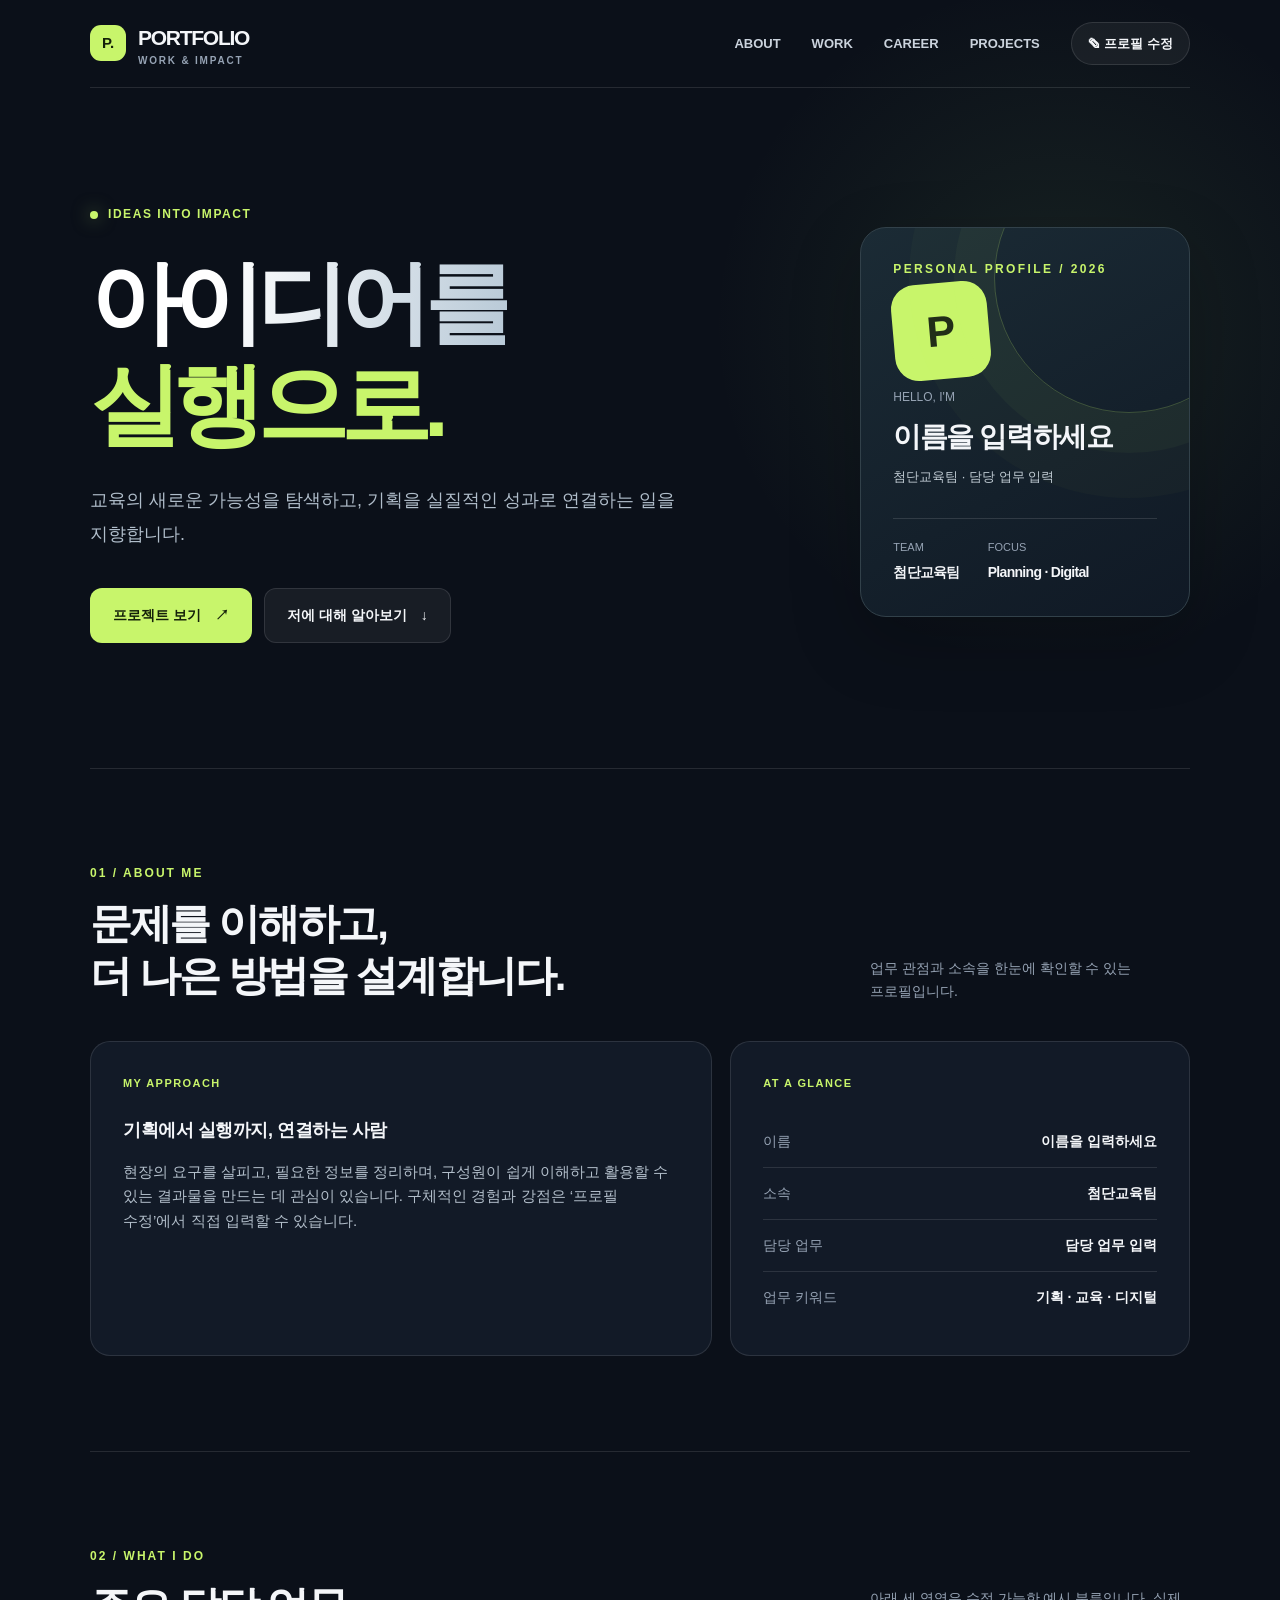
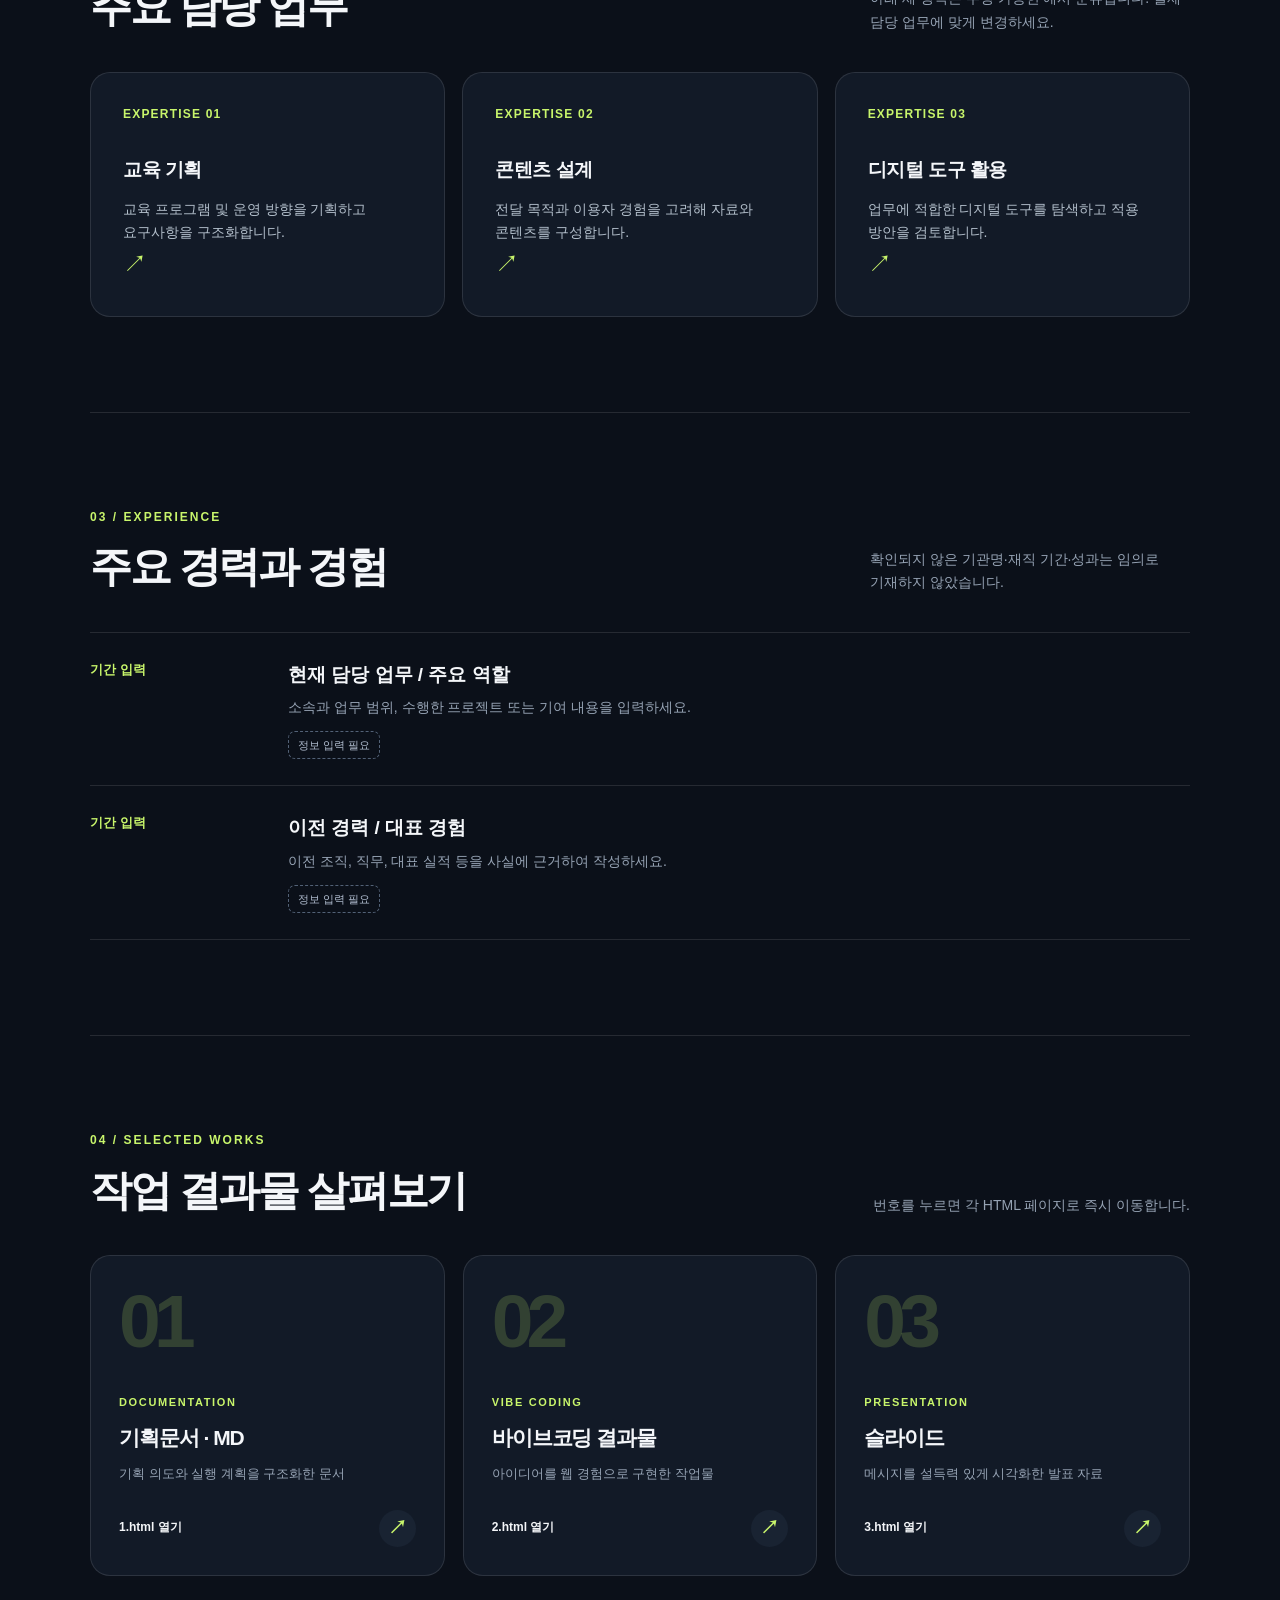
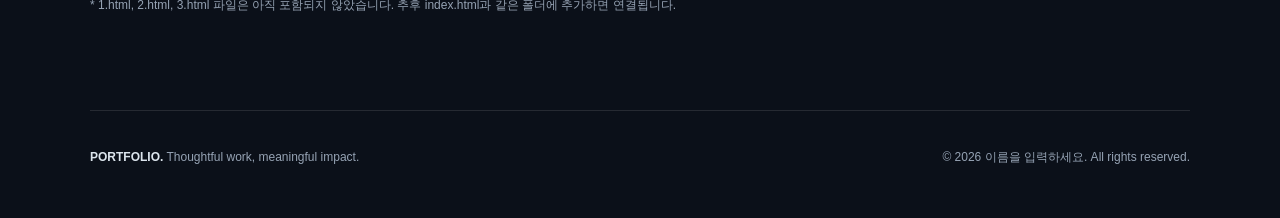
<file: index.html>
<!doctype html>
<html lang="ko">
<head>
  <meta charset="utf-8" />
  <meta name="viewport" content="width=device-width, initial-scale=1" />
  <meta name="theme-color" content="#0b1019" />
  <meta name="description" content="첨단교육팀 구성원의 업무와 프로젝트를 소개하는 개인 포트폴리오" />
  <title>Portfolio | 첨단교육팀</title>
  <style>
    :root{--bg:#0b1019;--surface:#121a27;--surface2:#192332;--ink:#f4f6f9;--muted:#96a3b4;--line:rgba(255,255,255,.11);--accent:#c8f56b;--accent-ink:#142009;--shadow:0 24px 70px rgba(0,0,0,.22)}
    *,*::before,*::after{box-sizing:border-box}html{scroll-behavior:smooth}body{margin:0;background:var(--bg);color:var(--ink);font-family:Pretendard,"Noto Sans KR",-apple-system,BlinkMacSystemFont,"Segoe UI",sans-serif;line-height:1.65;word-break:keep-all}button,input,textarea{font:inherit}button,a{-webkit-tap-highlight-color:transparent}a{color:inherit;text-decoration:none}button{cursor:pointer}::selection{background:var(--accent);color:var(--accent-ink)}.wrap{max-width:1160px;margin:0 auto;padding:0 30px}.skip{position:absolute;top:-100px;left:16px;background:var(--accent);color:#111;padding:10px;z-index:99}.skip:focus{top:10px}
    .glow{position:absolute;top:0;right:-15vw;width:65vw;height:650px;background:radial-gradient(circle,rgba(132,191,110,.11),transparent 65%);pointer-events:none}.header{height:88px;display:flex;align-items:center;justify-content:space-between;position:relative;z-index:10;border-bottom:1px solid var(--line)}.brand{display:flex;gap:12px;align-items:center;font-weight:850;letter-spacing:-.06em;font-size:21px}.mark{width:36px;height:36px;border-radius:11px;display:grid;place-items:center;color:var(--accent-ink);background:var(--accent);font-size:15px;letter-spacing:0}.brand small{display:block;font-size:10px;letter-spacing:.18em;color:var(--muted);line-height:1.1}.nav{display:flex;align-items:center;gap:31px;font-size:13px;font-weight:650;color:#cbd3dd}.nav a:hover,.nav a:focus-visible{color:var(--accent)}.edit-btn{border:1px solid var(--line);background:rgba(255,255,255,.05);color:var(--ink);border-radius:100px;padding:10px 16px;transition:.2s}.edit-btn:hover{border-color:var(--accent);transform:translateY(-2px)}.mobile-menu{display:none}
    .hero{min-height:680px;position:relative;display:grid;grid-template-columns:minmax(0,1.4fr) minmax(280px,.65fr);align-items:center;gap:60px;padding-top:92px;padding-bottom:104px}.eyebrow{display:inline-flex;align-items:center;gap:10px;font-size:12px;letter-spacing:.13em;font-weight:750;color:var(--accent)}.dot{width:8px;height:8px;border-radius:100%;background:var(--accent);box-shadow:0 0 18px rgba(200,245,107,.5)}h1,h2,h3,p{margin-top:0}.hero h1{font-weight:850;letter-spacing:-.083em;font-size:clamp(54px,7.1vw,96px);line-height:1.12;margin:25px 0 27px}.hero h1 .gradient{background:linear-gradient(100deg,#fff 30%,#b8c9d7 100%);-webkit-background-clip:text;background-clip:text;color:transparent}.hero h1 .accent{color:var(--accent)}.intro{font-size:18px;line-height:1.9;max-width:590px;color:#b0bdca;margin-bottom:37px}.actions{display:flex;flex-wrap:wrap;gap:12px}.primary,.secondary{border:1px solid transparent;display:inline-flex;gap:14px;align-items:center;justify-content:center;border-radius:12px;padding:15px 22px;font-weight:800;font-size:14px;transition:transform .2s,background .2s,border-color .2s}.primary{background:var(--accent);color:var(--accent-ink)}.primary:hover{background:#d8ff91;transform:translateY(-3px)}.secondary{background:rgba(255,255,255,.055);border-color:var(--line);color:var(--ink)}.secondary:hover{border-color:var(--accent);transform:translateY(-3px)}.profile-card{position:relative;background:linear-gradient(150deg,#1b2b35,#14202b 60%,#101925);border:1px solid #32414a;border-radius:26px;padding:32px;min-height:390px;display:flex;flex-direction:column;justify-content:space-between;box-shadow:var(--shadow);overflow:hidden}.profile-card:after{content:"";position:absolute;top:-85px;right:-75px;width:270px;height:270px;border-radius:50%;border:1px solid rgba(200,245,107,.23);box-shadow:0 0 0 40px rgba(200,245,107,.035),0 0 0 85px rgba(200,245,107,.025);pointer-events:none}.card-top{font-size:12px;letter-spacing:.2em;color:var(--accent);font-weight:800}.avatar{width:96px;height:96px;border-radius:24px;background:var(--accent);color:#1e2917;display:grid;place-items:center;font-size:43px;font-weight:900;transform:rotate(-5deg)}.card-bottom{position:relative;z-index:1}.card-bottom small{font-size:12px;color:var(--muted)}.card-bottom strong{display:block;margin-top:5px;font-size:28px;letter-spacing:-.05em}.card-bottom p{font-size:13px;color:#c1ccd4;margin:6px 0 0}.stats{display:flex;gap:28px;margin-top:30px;border-top:1px solid rgba(255,255,255,.12);padding-top:19px}.stats span{display:block;font-size:11px;color:var(--muted)}.stats strong{font-size:14px;font-weight:750}
    section.content-section{padding:95px 0;border-top:1px solid var(--line)}.section-top{display:flex;align-items:end;justify-content:space-between;gap:30px;margin-bottom:38px}.kicker{font-size:12px;letter-spacing:.17em;color:var(--accent);font-weight:850;margin-bottom:14px}.section-top h2{letter-spacing:-.055em;line-height:1.25;font-size:clamp(29px,4vw,42px);margin:0}.section-note{max-width:320px;color:var(--muted);font-size:14px;margin:0}.about-grid{display:grid;grid-template-columns:1.15fr .85fr;gap:18px}.panel{border-radius:20px;background:var(--surface);border:1px solid var(--line);padding:32px}.panel h3{font-size:18px;letter-spacing:-.025em;margin-bottom:14px}.panel p{color:#b3bfcb;font-size:15px;margin-bottom:0}.mini-label{display:block;font-size:11px;letter-spacing:.13em;color:var(--accent);font-weight:800;margin-bottom:24px}.info-row{display:flex;justify-content:space-between;gap:20px;padding:14px 0;border-bottom:1px solid var(--line);font-size:14px}.info-row:last-child{border:0}.info-row span{color:var(--muted)}.info-row strong{text-align:right;font-weight:750}.work-grid{display:grid;grid-template-columns:repeat(3,1fr);gap:17px}.work{min-height:245px;display:flex;flex-direction:column;align-items:flex-start}.number{font-size:12px;font-weight:850;color:var(--accent);letter-spacing:.1em;margin-bottom:30px}.work h3{font-size:19px;margin-bottom:12px}.work p{font-size:14px}.work-icon{margin-top:auto;font-size:24px;color:var(--accent)}.career{display:grid;grid-template-columns:170px 1fr;gap:28px;border-top:1px solid var(--line);padding:26px 0}.career:last-child{border-bottom:1px solid var(--line)}.career-date{font-size:13px;font-weight:750;color:var(--accent)}.career h3{font-size:19px;margin-bottom:6px}.career p{color:var(--muted);font-size:14px;margin-bottom:0}.placeholder{display:inline-block;margin-top:12px;padding:4px 9px;color:#b2bed0;border:1px dashed #526176;border-radius:7px;font-size:11px}
    .projects{display:grid;grid-template-columns:repeat(3,minmax(0,1fr));gap:18px}.project{background:var(--surface);border:1px solid var(--line);border-radius:20px;padding:28px;min-height:310px;display:flex;flex-direction:column;position:relative;overflow:hidden;transition:transform .2s,border-color .2s,box-shadow .2s}.project:hover,.project:focus-visible{transform:translateY(-7px);border-color:rgba(200,245,107,.6);box-shadow:0 20px 50px rgba(0,0,0,.2)}.project:focus-visible{outline:2px solid var(--accent);outline-offset:3px}.project .project-num{font-size:75px;letter-spacing:-.09em;line-height:1;font-weight:900;color:rgba(200,245,107,.18);margin-bottom:34px}.project .project-type{font-size:11px;letter-spacing:.15em;font-weight:850;color:var(--accent);margin-bottom:9px}.project h3{font-size:21px;letter-spacing:-.05em;margin-bottom:8px}.project p{font-size:13px;color:var(--muted);margin-bottom:25px}.project .arrow{margin-top:auto;display:flex;align-items:center;justify-content:space-between;font-size:12px;font-weight:750}.project .arrow strong{width:37px;height:37px;display:grid;place-items:center;background:var(--surface2);border-radius:50%;font-size:19px;color:var(--accent)}.notice{font-size:12px;color:var(--muted);margin:20px 0 0}.footer{padding:37px 0 50px;border-top:1px solid var(--line);display:flex;align-items:center;justify-content:space-between;gap:20px;color:var(--muted);font-size:12px}.footer strong{color:#dce5ed}
    dialog{border:1px solid #44515c;border-radius:22px;background:#151f2d;color:var(--ink);box-shadow:0 30px 100px rgba(0,0,0,.6);width:min(560px,calc(100% - 28px));max-height:min(88vh,850px);padding:0}dialog::backdrop{background:rgba(2,5,10,.76);backdrop-filter:blur(6px)}.dialog-head{padding:25px 28px 16px;display:flex;justify-content:space-between;align-items:start}.dialog-head h2{margin:0;font-size:24px;letter-spacing:-.05em}.close{border:0;background:rgba(255,255,255,.08);color:var(--ink);width:34px;height:34px;border-radius:50%;font-size:23px;line-height:1}.dialog-body{padding:5px 28px 27px;overflow:auto;max-height:70vh}.dialog-sub{color:var(--muted);font-size:12px;margin-bottom:19px}.field{display:block;margin-bottom:16px}.field span{display:block;font-size:12px;font-weight:750;color:#cfdae5;margin-bottom:6px}.field input,.field textarea{width:100%;color:var(--ink);background:#0c1420;border:1px solid #344353;border-radius:10px;padding:11px 13px;outline:none;font-size:14px}.field textarea{resize:vertical;min-height:72px}.field input:focus,.field textarea:focus{border-color:var(--accent)}.dialog-actions{display:flex;justify-content:space-between;gap:10px;margin-top:23px}.danger{background:transparent;border:1px solid #55616b;color:#b9c5d0;border-radius:10px;padding:10px 14px;font-size:12px}.toast{position:fixed;bottom:24px;left:50%;transform:translate(-50%,25px);opacity:0;pointer-events:none;background:#d6ff90;color:#203007;padding:11px 18px;border-radius:100px;font-size:13px;font-weight:750;box-shadow:var(--shadow);transition:.25s;z-index:100}.toast.show{opacity:1;transform:translate(-50%,0)}.sr-only{position:absolute;width:1px;height:1px;padding:0;margin:-1px;overflow:hidden;clip:rect(0,0,0,0);white-space:nowrap;border:0}
    @media(max-width:900px){.hero{gap:25px;grid-template-columns:1fr .8fr}.hero h1{font-size:clamp(48px,7vw,72px)}.work-grid,.projects{grid-template-columns:repeat(3,1fr)}.panel,.project{padding:23px}.stats{gap:12px}.profile-card{padding:24px}}
    @media(max-width:700px){.wrap{padding:0 20px}.header{height:72px}.nav{display:none;position:absolute;top:65px;right:20px;left:20px;flex-direction:column;align-items:stretch;gap:0;padding:12px 20px;background:#182331;border:1px solid #344250;border-radius:15px;box-shadow:var(--shadow)}.nav.open{display:flex}.nav a{padding:13px 0}.nav .edit-btn{margin:8px 0}.mobile-menu{display:grid;place-items:center;border:1px solid var(--line);background:var(--surface);border-radius:10px;width:40px;height:40px;color:var(--ink);font-size:20px}.hero{grid-template-columns:1fr;min-height:auto;gap:40px;padding-top:66px;padding-bottom:74px}.hero h1{font-size:clamp(47px,11vw,70px)}.intro{font-size:16px}.profile-card{min-height:280px}.avatar{height:76px;width:76px;font-size:35px}.card-bottom strong{font-size:24px}.section-top{display:block;margin-bottom:25px}.section-note{margin-top:13px}section.content-section{padding:69px 0}.about-grid,.work-grid,.projects{grid-template-columns:1fr}.work{min-height:190px}.work .number{margin-bottom:20px}.project{min-height:255px}.project .project-num{margin-bottom:15px}.career{grid-template-columns:1fr;gap:8px}.footer{flex-direction:column;align-items:flex-start}}
    @media(prefers-reduced-motion:reduce){*,*:before,*:after{scroll-behavior:auto!important;transition:none!important;animation:none!important}}
  </style>
</head>
<body>
  <a class="skip" href="#main">본문으로 건너뛰기</a>
  <div class="glow" aria-hidden="true"></div>
  <div class="wrap">
    <header class="header">
      <a class="brand" href="#top" aria-label="포트폴리오 맨 위로"><span class="mark">P.</span><span>PORTFOLIO<small>WORK &amp; IMPACT</small></span></a>
      <button class="mobile-menu" id="menuBtn" type="button" aria-label="메뉴 열기" aria-expanded="false" aria-controls="navigation">☰</button>
      <nav class="nav" id="navigation" aria-label="주요 메뉴"><a href="#about">ABOUT</a><a href="#expertise">WORK</a><a href="#career">CAREER</a><a href="#projects">PROJECTS</a><button class="edit-btn" type="button" data-open-edit>✎ 프로필 수정</button></nav>
    </header>
    <main id="main">
      <section class="hero" id="top" aria-label="자기소개">
        <div><div class="eyebrow"><span class="dot"></span> IDEAS INTO IMPACT</div><h1><span class="gradient">아이디어를</span><br><span class="accent">실행으로.</span></h1><p class="intro" id="introText">교육의 새로운 가능성을 탐색하고, 기획을 실질적인 성과로 연결하는 일을 지향합니다.</p><div class="actions"><a class="primary" href="#projects">프로젝트 보기 <span aria-hidden="true">↗</span></a><a class="secondary" href="#about">저에 대해 알아보기 <span aria-hidden="true">↓</span></a></div></div>
        <aside class="profile-card" aria-label="프로필 카드"><span class="card-top">PERSONAL PROFILE / 2026</span><div class="avatar" id="avatar" aria-hidden="true">P</div><div class="card-bottom"><small>HELLO, I'M</small><strong id="profileName">이름을 입력하세요</strong><p id="profileRole">첨단교육팀 · 담당 업무 입력</p><div class="stats"><div><span>TEAM</span><strong id="profileTeam">첨단교육팀</strong></div><div><span>FOCUS</span><strong>Planning · Digital</strong></div></div></div></aside>
      </section>
      <section class="content-section" id="about"><div class="section-top"><div><div class="kicker">01 / ABOUT ME</div><h2>문제를 이해하고,<br>더 나은 방법을 설계합니다.</h2></div><p class="section-note">업무 관점과 소속을 한눈에 확인할 수 있는 프로필입니다.</p></div><div class="about-grid"><article class="panel"><span class="mini-label">MY APPROACH</span><h3>기획에서 실행까지, 연결하는 사람</h3><p id="aboutText">현장의 요구를 살피고, 필요한 정보를 정리하며, 구성원이 쉽게 이해하고 활용할 수 있는 결과물을 만드는 데 관심이 있습니다. 구체적인 경험과 강점은 ‘프로필 수정’에서 직접 입력할 수 있습니다.</p></article><article class="panel"><span class="mini-label">AT A GLANCE</span><div class="info-row"><span>이름</span><strong id="infoName">이름을 입력하세요</strong></div><div class="info-row"><span>소속</span><strong id="infoTeam">첨단교육팀</strong></div><div class="info-row"><span>담당 업무</span><strong id="infoRole">담당 업무 입력</strong></div><div class="info-row"><span>업무 키워드</span><strong id="infoKeywords">기획 · 교육 · 디지털</strong></div></article></div></section>
      <section class="content-section" id="expertise"><div class="section-top"><div><div class="kicker">02 / WHAT I DO</div><h2>주요 담당 업무</h2></div><p class="section-note">아래 세 영역은 수정 가능한 예시 분류입니다. 실제 담당 업무에 맞게 변경하세요.</p></div><div class="work-grid"><article class="panel work"><span class="number">EXPERTISE 01</span><h3 id="workTitle1">교육 기획</h3><p id="workDesc1">교육 프로그램 및 운영 방향을 기획하고 요구사항을 구조화합니다.</p><span class="work-icon" aria-hidden="true">↗</span></article><article class="panel work"><span class="number">EXPERTISE 02</span><h3 id="workTitle2">콘텐츠 설계</h3><p id="workDesc2">전달 목적과 이용자 경험을 고려해 자료와 콘텐츠를 구성합니다.</p><span class="work-icon" aria-hidden="true">↗</span></article><article class="panel work"><span class="number">EXPERTISE 03</span><h3 id="workTitle3">디지털 도구 활용</h3><p id="workDesc3">업무에 적합한 디지털 도구를 탐색하고 적용 방안을 검토합니다.</p><span class="work-icon" aria-hidden="true">↗</span></article></div></section>
      <section class="content-section" id="career"><div class="section-top"><div><div class="kicker">03 / EXPERIENCE</div><h2>주요 경력과 경험</h2></div><p class="section-note">확인되지 않은 기관명·재직 기간·성과는 임의로 기재하지 않았습니다.</p></div><div class="career"><div class="career-date" id="careerDate1">기간 입력</div><div><h3 id="careerTitle1">현재 담당 업무 / 주요 역할</h3><p id="careerDesc1">소속과 업무 범위, 수행한 프로젝트 또는 기여 내용을 입력하세요.</p><span class="placeholder">정보 입력 필요</span></div></div><div class="career"><div class="career-date" id="careerDate2">기간 입력</div><div><h3 id="careerTitle2">이전 경력 / 대표 경험</h3><p id="careerDesc2">이전 조직, 직무, 대표 실적 등을 사실에 근거하여 작성하세요.</p><span class="placeholder">정보 입력 필요</span></div></div></section>
      <section class="content-section" id="projects"><div class="section-top"><div><div class="kicker">04 / SELECTED WORKS</div><h2>작업 결과물 살펴보기</h2></div><p class="section-note">번호를 누르면 각 HTML 페이지로 즉시 이동합니다.</p></div><div class="projects"><a class="project" href="1.html" aria-label="1번 기획문서 마크다운 페이지로 이동"><div class="project-num">01</div><span class="project-type">DOCUMENTATION</span><h3>기획문서 · MD</h3><p>기획 의도와 실행 계획을 구조화한 문서</p><div class="arrow"><span>1.html 열기</span><strong aria-hidden="true">↗</strong></div></a><a class="project" href="2.html" aria-label="2번 바이브코딩 결과물 페이지로 이동"><div class="project-num">02</div><span class="project-type">VIBE CODING</span><h3>바이브코딩 결과물</h3><p>아이디어를 웹 경험으로 구현한 작업물</p><div class="arrow"><span>2.html 열기</span><strong aria-hidden="true">↗</strong></div></a><a class="project" href="3.html" aria-label="3번 슬라이드 페이지로 이동"><div class="project-num">03</div><span class="project-type">PRESENTATION</span><h3>슬라이드</h3><p>메시지를 설득력 있게 시각화한 발표 자료</p><div class="arrow"><span>3.html 열기</span><strong aria-hidden="true">↗</strong></div></a></div><p class="notice">* 1.html, 2.html, 3.html 파일은 아직 포함되지 않았습니다. 추후 index.html과 같은 폴더에 추가하면 연결됩니다.</p></section>
    </main>
    <footer class="footer"><span><strong>PORTFOLIO.</strong> Thoughtful work, meaningful impact.</span><span>© <span id="year"></span> <span id="footerName">My Portfolio</span>. All rights reserved.</span></footer>
  </div>
  <dialog id="editDialog" aria-labelledby="dialogTitle"><div class="dialog-head"><h2 id="dialogTitle">프로필 수정</h2><button type="button" class="close" id="closeDialog" aria-label="닫기">×</button></div><div class="dialog-body"><p class="dialog-sub">입력 내용은 이 브라우저에 자동 보관됩니다. 다른 기기에서 사용하려면 HTML의 기본 문구를 직접 변경하세요.</p><form id="editForm"><label class="field"><span>이름</span><input name="name" maxlength="35" placeholder="홍길동" /></label><label class="field"><span>소속</span><input name="team" maxlength="60" /></label><label class="field"><span>담당 업무 / 직책</span><input name="role" maxlength="80" /></label><label class="field"><span>한 줄 소개</span><textarea name="intro" maxlength="250"></textarea></label><label class="field"><span>상세 자기소개</span><textarea name="about" maxlength="600"></textarea></label><label class="field"><span>업무 키워드</span><input name="keywords" maxlength="70" /></label><label class="field"><span>주요 업무 1 (제목 | 설명)</span><textarea name="work1" maxlength="260"></textarea></label><label class="field"><span>주요 업무 2 (제목 | 설명)</span><textarea name="work2" maxlength="260"></textarea></label><label class="field"><span>주요 업무 3 (제목 | 설명)</span><textarea name="work3" maxlength="260"></textarea></label><label class="field"><span>경력 1 (기간 | 제목 | 설명)</span><textarea name="career1" maxlength="320"></textarea></label><label class="field"><span>경력 2 (기간 | 제목 | 설명)</span><textarea name="career2" maxlength="320"></textarea></label><div class="dialog-actions"><button type="button" id="resetBtn" class="danger">기본값으로 초기화</button><button type="submit" class="primary">저장하고 적용 ✓</button></div></form></div></dialog>
  <div id="toast" role="status" aria-live="polite" class="toast"></div>
  <script>
  (()=>{
    const $=id=>document.getElementById(id);
    const defaults={name:'이름을 입력하세요',team:'첨단교육팀',role:'담당 업무 입력',intro:'교육의 새로운 가능성을 탐색하고, 기획을 실질적인 성과로 연결하는 일을 지향합니다.',about:'현장의 요구를 살피고, 필요한 정보를 정리하며, 구성원이 쉽게 이해하고 활용할 수 있는 결과물을 만드는 데 관심이 있습니다. 구체적인 경험과 강점은 ‘프로필 수정’에서 직접 입력할 수 있습니다.',keywords:'기획 · 교육 · 디지털',work1:'교육 기획 | 교육 프로그램 및 운영 방향을 기획하고 요구사항을 구조화합니다.',work2:'콘텐츠 설계 | 전달 목적과 이용자 경험을 고려해 자료와 콘텐츠를 구성합니다.',work3:'디지털 도구 활용 | 업무에 적합한 디지털 도구를 탐색하고 적용 방안을 검토합니다.',career1:'기간 입력 | 현재 담당 업무 / 주요 역할 | 소속과 업무 범위, 수행한 프로젝트 또는 기여 내용을 입력하세요.',career2:'기간 입력 | 이전 경력 / 대표 경험 | 이전 조직, 직무, 대표 실적 등을 사실에 근거하여 작성하세요.'};
    let saved={};try{saved=JSON.parse(localStorage.getItem('portfolio-profile-v1')||'{}')||{}}catch(e){};
    let data={...defaults,...saved};
    const split=(str,n)=>{const parts=String(str||'').split('|').map(s=>s.trim());return Array.from({length:n},(_,i)=>parts[i]||'정보 입력 필요')};
    function apply(){const set=(id,v)=>$(id).textContent=v;set('profileName',data.name);set('infoName',data.name);set('footerName',data.name);set('profileTeam',data.team);set('infoTeam',data.team);set('profileRole',`${data.team} · ${data.role}`);set('infoRole',data.role);set('introText',data.intro);set('aboutText',data.about);set('infoKeywords',data.keywords);set('avatar',data.name==='이름을 입력하세요'?'P':Array.from(data.name)[0]||'P');document.title=`${data.name} | Portfolio`;for(let i=1;i<=3;i++){const [title,desc]=split(data['work'+i],2);set('workTitle'+i,title);set('workDesc'+i,desc)}for(let i=1;i<=2;i++){const [date,title,desc]=split(data['career'+i],3);set('careerDate'+i,date);set('careerTitle'+i,title);set('careerDesc'+i,desc)}}
    apply();$('year').textContent=new Date().getFullYear();
    const dialog=$('editDialog'),form=$('editForm');
    const open=()=>{for(const key of Object.keys(defaults))form.elements[key].value=data[key]||'';dialog.showModal()};
    document.querySelectorAll('[data-open-edit]').forEach(btn=>btn.addEventListener('click',open));
    $('closeDialog').addEventListener('click',()=>dialog.close());dialog.addEventListener('click',e=>{if(e.target===dialog)dialog.close()});
    let toastTimer;function toast(msg){const el=$('toast');el.textContent=msg;el.classList.add('show');clearTimeout(toastTimer);toastTimer=setTimeout(()=>el.classList.remove('show'),2500)}
    form.addEventListener('submit',e=>{e.preventDefault();for(const key of Object.keys(defaults))data[key]=form.elements[key].value.trim()||defaults[key];try{localStorage.setItem('portfolio-profile-v1',JSON.stringify(data));toast('프로필이 저장되었습니다')}catch(e){toast('변경 내용이 적용되었습니다. 브라우저 저장은 제한됩니다')}apply();dialog.close()});
    $('resetBtn').addEventListener('click',()=>{if(!confirm('입력한 프로필 정보를 기본값으로 초기화할까요?'))return;data={...defaults};try{localStorage.removeItem('portfolio-profile-v1')}catch(e){}apply();dialog.close();toast('기본값으로 초기화했습니다')});
    const menu=$('navigation'),menuBtn=$('menuBtn');menuBtn.addEventListener('click',()=>{const open=menu.classList.toggle('open');menuBtn.setAttribute('aria-expanded',String(open));menuBtn.setAttribute('aria-label',open?'메뉴 닫기':'메뉴 열기');menuBtn.textContent=open?'×':'☰'});menu.querySelectorAll('a').forEach(a=>a.addEventListener('click',()=>{menu.classList.remove('open');menuBtn.setAttribute('aria-expanded','false');menuBtn.textContent='☰'}));
  })();
  </script>
</body>
</html>
</file>
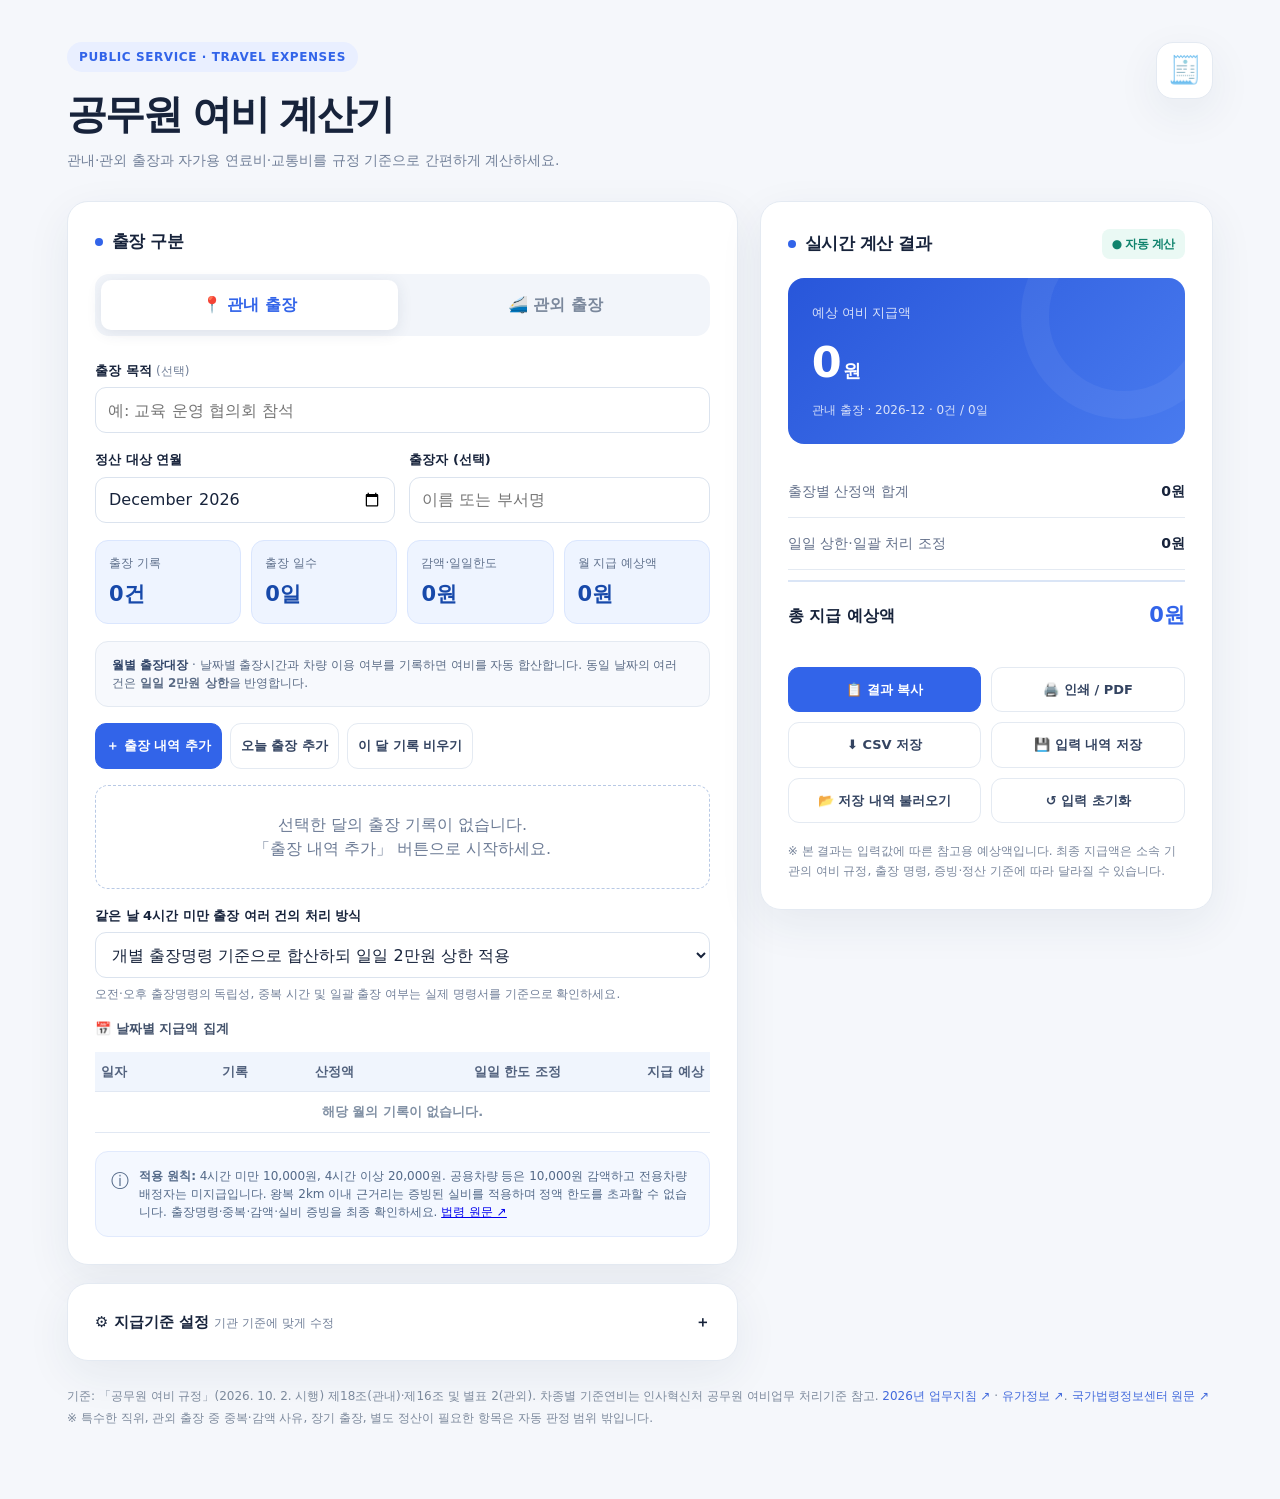
<file: 2.html>
<!doctype html>
<html lang="ko">
<head>
<meta charset="utf-8"><meta name="viewport" content="width=device-width, initial-scale=1">
<title>공무원 여비 계산기 | 관내·관외 출장</title>
<style>
:root{--bg:#f5f7fb;--surface:#fff;--ink:#17233b;--muted:#728099;--line:#e4eaf2;--blue:#3264e9;--pale:#edf3ff;--green:#10836d;--shadow:0 14px 45px rgba(35,57,92,.07)}*{box-sizing:border-box}body{margin:0;background:var(--bg);color:var(--ink);font-family:Pretendard,"Noto Sans KR","Apple SD Gothic Neo",system-ui,sans-serif;line-height:1.5}button,input,select{font:inherit}button{cursor:pointer}.wrap{max-width:1190px;margin:auto;padding:32px 22px 70px}.header{display:flex;align-items:flex-start;justify-content:space-between;gap:24px;margin:10px 0 30px}.eyebrow{display:inline-block;background:#e9efff;color:var(--blue);font-size:12px;font-weight:800;padding:6px 12px;border-radius:99px;letter-spacing:.05em}.header h1{font-size:clamp(27px,3.4vw,40px);margin:12px 0 6px;letter-spacing:-.055em}.header p{margin:0;color:var(--muted);font-size:14px}.iconbox{height:57px;width:57px;display:grid;place-items:center;background:white;border:1px solid var(--line);border-radius:17px;box-shadow:var(--shadow);font-size:27px}.layout{display:grid;grid-template-columns:minmax(0,1.48fr) minmax(325px,1fr);gap:22px;align-items:start}.panel{background:var(--surface);border:1px solid var(--line);border-radius:21px;padding:27px;box-shadow:var(--shadow)}.panel + .panel{margin-top:18px}.panel h2{font-size:17px;margin:0 0 19px;letter-spacing:-.03em;display:flex;align-items:center;gap:9px}.section-dot{width:8px;height:8px;background:var(--blue);border-radius:99px}.tabs{display:grid;grid-template-columns:1fr 1fr;gap:9px;margin-bottom:25px;border-radius:14px;background:#f2f5fa;padding:6px}.tab{border:0;border-radius:10px;background:transparent;color:#7b889c;padding:13px 10px;font-weight:800;transition:.18s}.tab.active{background:#fff;color:var(--blue);box-shadow:0 3px 15px rgba(35,57,92,.1)}.field{display:flex;flex-direction:column;gap:7px;min-width:0}.field label{font-weight:700;font-size:13px}.hint{font-weight:400;color:var(--muted);font-size:12px}.field input,.field select{width:100%;min-width:0;border:1px solid #dbe3ee;border-radius:11px;background:#fff;height:46px;padding:0 12px;outline:none;transition:.2s;color:var(--ink)}.field input:focus,.field select:focus{border-color:var(--blue);box-shadow:0 0 0 3px #3264e91b}.grid2{display:grid;grid-template-columns:1fr 1fr;gap:16px}.grid3{display:grid;grid-template-columns:repeat(3,1fr);gap:14px}.spaced{margin-top:17px}.soft{background:#f7f9fd;border:1px solid var(--line);border-radius:13px;padding:14px 16px;color:#5a6b85;font-size:12px}.soft strong{color:#314568}.checks{display:grid;gap:11px}.checkline{display:flex;gap:10px;align-items:flex-start;font-size:14px;font-weight:650;cursor:pointer}.checkline input{accent-color:var(--blue);width:17px;height:17px;margin-top:2px}.rule{height:1px;background:var(--line);margin:24px 0}.subhead{font-size:13px;font-weight:800;margin-bottom:13px;color:#44536c}.hide{display:none!important}.pill{display:inline-flex;gap:6px;align-items:center;padding:6px 10px;border-radius:8px;background:#eaf9f4;color:#10836d;font-size:12px;font-weight:800}.result{position:sticky;top:22px}.result-top{background:linear-gradient(135deg,#2856da,#497bef);color:#fff;border-radius:16px;padding:25px 24px;margin-bottom:22px;overflow:hidden;position:relative}.result-top:after{content:"";position:absolute;border:28px solid #ffffff0d;border-radius:50%;height:150px;width:150px;right:-42px;top:-65px}.result-top .small{font-size:13px;opacity:.82}.amount{font-size:clamp(31px,3.5vw,43px);font-weight:850;letter-spacing:-.05em;margin:7px 0}.amount small{font-size:18px;font-weight:600;margin-left:3px}.result-top .desc{font-size:12px;opacity:.8}.breakdown{display:grid;gap:0}.item{display:flex;align-items:center;justify-content:space-between;gap:15px;padding:15px 0;border-bottom:1px solid var(--line);font-size:14px}.item:last-child{border-bottom:0}.item span:first-child{color:#64718b}.item strong{font-variant-numeric:tabular-nums}.item.total{border-top:2px solid #dae5f6;margin-top:10px;padding-top:18px;font-size:16px}.item.total span:first-child{color:var(--ink);font-weight:800}.item.total strong{color:var(--blue);font-size:21px}.actions{display:grid;grid-template-columns:1fr 1fr;gap:10px;margin-top:20px}.btn{border-radius:11px;padding:12px 10px;font-weight:800;font-size:13px;border:1px solid var(--line);background:white;color:#344461;transition:.18s}.btn.primary{background:var(--blue);color:#fff;border-color:var(--blue)}.btn:hover{transform:translateY(-1px);filter:brightness(.97)}.btn:active{transform:translateY(0)}.foot{font-size:12px;color:#7a879d;margin-top:18px;line-height:1.7}.note{display:flex;gap:10px;margin-top:18px;padding:15px;background:#f4f8ff;border:1px solid #e1eafd;border-radius:13px;font-size:12px;color:#536988}.note span:first-child{font-size:18px}.settings-summary{width:100%;border:0;background:none;color:var(--ink);display:flex;align-items:center;justify-content:space-between;font-weight:800;font-size:15px;padding:0;cursor:pointer}.settings-summary small{font-size:12px;color:var(--muted);font-weight:500}.settings-content{margin-top:20px}.source{font-size:12px;line-height:1.8;color:#7c899c;margin-top:25px}.source a{color:#426adc;text-decoration:none}.source a:hover{text-decoration:underline}.toast{position:fixed;bottom:28px;left:50%;transform:translate(-50%,30px);opacity:0;background:#17233b;color:white;padding:12px 20px;border-radius:10px;pointer-events:none;transition:.3s;font-size:13px;z-index:10}.toast.show{transform:translate(-50%,0);opacity:1}.invalid{color:#b52c35;background:#fff1f1;border:1px solid #ffd6d6;border-radius:11px;padding:12px 15px;margin-top:15px;font-size:13px} .route-card{border:1px solid #dce6f6;border-radius:15px;padding:16px;margin:12px 0;background:#fbfdff}.route-head{display:flex;align-items:center;justify-content:space-between;gap:12px;margin-bottom:13px}.route-head strong{font-size:14px}.route-actions{display:flex;gap:8px;flex-wrap:wrap;align-items:center}.mini-btn{background:#fff;border:1px solid #d8e2f2;border-radius:8px;padding:7px 10px;font-size:12px;font-weight:750;color:#3c5eaa}.mini-btn.danger{color:#b3434b}.route-subtotal{font-weight:850;color:#3264e9;font-size:16px;text-align:right;margin-top:12px}.transport-banner{background:#edf3ff;border-radius:14px;padding:17px;margin:18px 0 12px}.transport-banner .num{font-size:25px;color:#2856da;font-weight:850;letter-spacing:-.04em}.route-meta{color:#68758b;font-size:12px}.input-note{font-size:12px;color:#67778e;margin-top:7px}.print-only{display:none}@media(max-width:800px){.wrap{padding:23px 14px 45px}.layout{grid-template-columns:1fr}.result{position:static}.panel{padding:21px}.header{margin-bottom:24px}}@media(max-width:440px){.grid2,.grid3{grid-template-columns:1fr}.header h1{font-size:28px}.header .iconbox{display:none}.panel{padding:18px;border-radius:17px}}@media print{body{background:#fff}.wrap{max-width:850px;padding:0}.header{margin:0 0 16px}.layout{display:block}.inputarea,.actions,.settings,.source,.eyebrow,.iconbox{display:none!important}.result{position:static;box-shadow:none}.print-only{display:block}.result-top{print-color-adjust:exact;-webkit-print-color-adjust:exact}.foot{margin-top:20px}.panel{box-shadow:none;border:0;padding:0}.note{print-color-adjust:exact}}
.vehicle-summary{margin-top:12px;padding:13px 15px;background:#edf8f5;border:1px solid #ccece1;border-radius:12px;font-size:13px;color:#185e51;line-height:1.75}.vehicle-summary b{color:#126856}.car-link{color:#315dc8;text-decoration:underline}.car-tip{margin-top:9px;color:#64758e;font-size:12px;line-height:1.7}.vehicle-kind{background:#f5f7fc;padding:15px;border-radius:12px;margin-top:14px}.vehicle-kind .field{margin-bottom:12px}.vehicle-kind .field:last-child{margin-bottom:0}@media print{.vehicle-kind{break-inside:avoid}}
.quick-tools{display:flex;gap:9px;flex-wrap:wrap;margin:14px 0}.quick-tools .btn{flex:1}.check-panel{background:#f8fafc;border:1px solid var(--line);border-radius:14px;padding:17px}.attention{border:1px solid #f3d59a;background:#fffaf0;color:#815521;border-radius:12px;padding:13px 15px;font-size:12px;line-height:1.75;margin-top:15px;white-space:pre-line}.car-reason{margin-top:12px}.car-reason select,.car-reason input{width:100%}.badge-small{font-weight:800;color:#1d6b55;font-size:11px}.result .actions{grid-template-columns:1fr 1fr} @media(max-width:480px){.quick-tools{display:grid}.result .actions{grid-template-columns:1fr 1fr}}

/* API-key-free map-to-km workflow */
.distance-guide{margin-top:15px;padding:16px;border:1px solid #cfdefc;background:linear-gradient(135deg,#f1f6ff,#fbfdff);border-radius:15px}
.distance-guide h3{margin:0 0 6px;font-size:14px;color:#244da8}.distance-guide p{margin:0;color:#5c6d87;font-size:12px;line-height:1.7}
.distance-steps{display:flex;flex-wrap:wrap;gap:7px;margin:12px 0}.distance-steps span{background:#fff;border:1px solid #dfe8f8;border-radius:8px;padding:6px 9px;font-size:11px;font-weight:750;color:#4d6285}
.map-links{display:flex;gap:8px;flex-wrap:wrap;margin-top:13px}.map-links .mini-btn{font-size:12px;padding:10px 12px;background:#fff}.mini-btn.strong{background:#3264e9;color:#fff;border-color:#3264e9}
.distance-entry{display:grid;grid-template-columns:minmax(0,1fr) minmax(0,1fr);gap:13px;margin-top:13px}
.distance-confirm{margin-top:11px;display:flex;gap:9px;align-items:flex-start;font-size:12px;color:#4c5c73}
.distance-confirm input{accent-color:#3264e9;margin-top:3px}.distance-status{margin-top:11px;font-size:12px;font-weight:700;color:#89500e}.distance-status.ok{color:#0b795f}
@media(max-width:540px){.distance-entry{grid-template-columns:1fr}.map-links .mini-btn{flex:1}}
@media print{.distance-guide .map-links{display:none}}

/* Route distance / fuel price usability enhancements */
.trip-indicator{margin-top:9px;padding:11px 13px;border-radius:10px;background:#e9f8f0;border:1px solid #bce6cf;color:#116344;font-size:13px;font-weight:800}
.trip-indicator.oneway{background:#fff7e8;border-color:#f1ddbb;color:#8c571a}
.price-panel{margin-top:13px;border:1px solid #cee3f4;background:#f8fbff;border-radius:12px;padding:15px}
.price-panel strong{font-size:13px;color:#284b88}.price-panel p{color:#65738c;font-size:12px;margin:7px 0 11px;line-height:1.65}
.price-panel .field{margin-top:11px}.price-panel .map-links{margin-top:0}
@media print{.price-panel .map-links,.price-panel button{display:none}}

.month-header{display:grid;grid-template-columns:1fr 1fr;gap:14px;margin:17px 0}.month-stats{display:grid;grid-template-columns:repeat(4,1fr);gap:10px;margin:14px 0}.month-stats>div{background:#eef4ff;border:1px solid #dae6fe;border-radius:13px;padding:13px;display:flex;flex-direction:column;gap:7px}.month-stats small{font-size:12px;color:#60718d}.month-stats strong{font-size:21px;color:#1749aa}.month-toolbar{display:flex;flex-wrap:wrap;gap:8px;margin:16px 0}.trip-list{display:grid;gap:11px}.trip-card{background:#fff;border:1px solid #dce5f2;border-radius:15px;padding:14px}.trip-card-head{display:flex;align-items:center;justify-content:space-between;gap:8px;margin-bottom:12px}.trip-card-head strong{color:#21478e}.trip-card-grid{display:grid;grid-template-columns:1.1fr 1fr 1fr;gap:10px}.trip-card-grid .field{margin:0}.trip-card .trip-bottom{display:grid;grid-template-columns:1fr 1fr;gap:12px;margin-top:12px}.trip-card select,.trip-card input{min-width:0}.trip-card .trip-result{margin-top:12px;background:#eff5ff;border-radius:9px;padding:10px;color:#21478e;font-weight:700;font-size:13px}.trip-card .tiny{color:#63748d;font-size:12px;font-weight:400}.month-daily{margin-top:16px}.table-scroll{overflow-x:auto}.daily-table{border-collapse:collapse;width:100%;min-width:485px;font-size:13px}.daily-table th,.daily-table td{border-bottom:1px solid #e1e8f3;padding:10px 6px;text-align:right}.daily-table th:first-child,.daily-table td:first-child{text-align:left}.daily-table th{background:#f0f5fd;color:#52627e}.daily-table td:last-child{font-weight:800;color:#194ca4}.trip-empty{padding:27px;text-align:center;border:1px dashed #b8c9e5;border-radius:13px;color:#6c7b95}.trip-card label{font-size:12px}.trip-card input,.trip-card select{font-size:14px!important;padding:10px!important}.trip-card .mini-btn{padding:6px 10px}.trip-card .trip-near{margin-top:10px}.trip-card .trip-near .field{margin-top:7px}@media(max-width:650px){.month-header{grid-template-columns:1fr}.month-stats{grid-template-columns:repeat(2,1fr)}.trip-card-grid{grid-template-columns:1fr 1fr}.trip-card-grid .date-field{grid-column:1/-1}.trip-card .trip-bottom{grid-template-columns:1fr}.month-toolbar .btn{flex:1 1 130px}}@media print{.month-toolbar,.trip-card-head button{display:none!important}.trip-card{break-inside:avoid}.month-stats{grid-template-columns:repeat(4,1fr)}}
</style>
</head>
<body>
<div class="wrap">
 <header class="header"><div><span class="eyebrow">PUBLIC SERVICE · TRAVEL EXPENSES</span><h1>공무원 여비 계산기</h1><p>관내·관외 출장과 자가용 연료비·교통비를 규정 기준으로 간편하게 계산하세요.</p></div><div class="iconbox" aria-hidden="true">🧾</div></header>
 <main class="layout"><div class="inputarea">
 <section class="panel"><h2><i class="section-dot"></i>출장 구분</h2><div class="tabs" role="tablist" aria-label="출장 구분"><button class="tab active" id="tabLocal" role="tab" aria-selected="true" type="button">📍 관내 출장</button><button class="tab" id="tabOutside" role="tab" aria-selected="false" type="button">🚄 관외 출장</button></div>
 <div class="field"><label for="purpose">출장 목적 <span class="hint">(선택)</span></label><input id="purpose" placeholder="예: 교육 운영 협의회 참석"></div>
 <div id="localForm">
  <div class="month-header"><div class="field"><label for="localMonth">정산 대상 연월</label><input id="localMonth" type="month"></div><div class="field"><label for="localName">출장자 (선택)</label><input id="localName" placeholder="이름 또는 부서명"></div></div>
  <div class="month-stats"><div><small>출장 기록</small><strong id="localTripCount">0건</strong></div><div><small>출장 일수</small><strong id="localDayCount">0일</strong></div><div><small>감액·일일한도</small><strong id="localDeduction">0원</strong></div><div><small>월 지급 예상액</small><strong id="localMonthlyAmount">0원</strong></div></div>
  <div class="soft spaced"><strong>월별 출장대장</strong> · 날짜별 출장시간과 차량 이용 여부를 기록하면 여비를 자동 합산합니다. 동일 날짜의 여러 건은 <b>일일 2만원 상한</b>을 반영합니다.</div>
  <div class="month-toolbar"><button class="btn primary" type="button" id="addLocalTrip">＋ 출장 내역 추가</button><button class="btn" type="button" id="addTodayLocal">오늘 출장 추가</button><button class="btn" type="button" id="clearLocal">이 달 기록 비우기</button></div>
  <div id="localTripList" class="trip-list"></div>
  <div class="field spaced"><label for="localGroupPolicy">같은 날 4시간 미만 출장 여러 건의 처리 방식</label><select id="localGroupPolicy"><option value="individual">개별 출장명령 기준으로 합산하되 일일 2만원 상한 적용</option><option value="batch">동일 일괄 출장 처리로 간주하여 1일 1만원 범위로 정산 (검토용)</option></select><small class="hint">오전·오후 출장명령의 독립성, 중복 시간 및 일괄 출장 여부는 실제 명령서를 기준으로 확인하세요.</small></div>
  <div class="month-daily"><div class="subhead">📅 날짜별 지급액 집계</div><div class="table-scroll"><table class="daily-table"><thead><tr><th>일자</th><th>기록</th><th>산정액</th><th>일일 한도 조정</th><th>지급 예상</th></tr></thead><tbody id="localDailyRows"></tbody></table></div></div>
  <div id="localWarnings" class="attention hide"></div>
  <div class="note"><span>ⓘ</span><span><b>적용 원칙:</b> 4시간 미만 10,000원, 4시간 이상 20,000원. 공용차량 등은 10,000원 감액하고 전용차량 배정자는 미지급입니다. 왕복 2km 이내 근거리는 증빙된 실비를 적용하며 정액 한도를 초과할 수 없습니다. 출장명령·중복·감액·실비 증빙을 최종 확인하세요. <a href="https://www.law.go.kr/lsInfoP.do?lsId=009402" target="_blank" rel="noopener noreferrer">법령 원문 ↗</a></span></div>
 </div>
 <div id="outsideForm" class="hide"><div class="grid2 spaced"><div class="field"><label for="fromDate">출장 시작일</label><input id="fromDate" type="date"></div><div class="field"><label for="toDate">출장 종료일</label><input id="toDate" type="date"></div></div><div class="grid2 spaced"><div class="field"><label for="grade">여비 지급 구분</label><select id="grade"><option value="2">제2호 (일반 공무원 등)</option><option value="1">제1호 (해당 직위)</option></select></div><div class="field"><label for="region">숙박 지역</label><select id="region"><option value="seoul">서울특별시</option><option value="metro">광역시</option><option value="other" selected>그 밖의 지역</option></select></div></div><div class="soft spaced">출장 <strong id="daysText">1일</strong> · 숙박 <strong id="nightsText">0박</strong> · 제2호 숙박비 상한 <strong id="capText">70,000원 / 박</strong></div><div class="rule"></div><div class="checks"><label class="checkline"><input type="checkbox" id="outsideVehicle">공용차량 이용 등 일비 50% 감액</label></div><div class="rule"></div><div class="subhead" style="font-size:16px;color:#183f95">🚆 출장지별 교통비 산정 <span class="pill">핵심 기능</span></div>
<div class="soft">출발지와 목적지를 입력한 뒤 <strong>구간별 교통수단 및 운임</strong>을 입력하세요. 자가용은 유종 선택 → 주행거리·연료단가 입력 → 기준연비 자동 적용 순서로 계산할 수 있습니다. 지도에서 경로를 확인할 수 있으나, <strong>실시간 거리·열차/버스 요금은 자동 조회하지 않습니다.</strong> 실제 운임 또는 소속 기관에서 인정하는 기준금액을 입력해야 합니다.</div>
<div class="quick-tools"><button type="button" id="quickCar" class="btn primary">🚙 자가용 출장 빠른 입력</button><button type="button" id="quickRail" class="btn">🚄 열차 출장으로 변경</button></div><div id="routeList" aria-label="교통 이동 구간"></div>
<div class="route-actions"><button type="button" class="btn primary" id="addRoute">＋ 이동 구간 추가</button><button type="button" class="btn" id="makeReturn">↩ 마지막 구간의 복귀편 추가</button></div>
<div class="transport-banner"><div class="hint">구간별 인정 교통비 합계</div><div class="num" id="routeFareTotal">0원</div><div class="route-meta" id="routeCount">1개 이동 구간</div></div>
<div class="check-panel spaced"><div class="subhead">📎 정산 전 확인사항</div><div class="checks"><label class="checkline"><input type="checkbox" id="proofRoute"> 이동거리·경로 근거를 확인했어요</label><label class="checkline"><input type="checkbox" id="proofPrice"> 출장 시작일의 적용 유가·운임을 확인했어요</label><label class="checkline"><input type="checkbox" id="proofReceipt"> 통행료·주차비·숙박비 등 증빙을 확인했어요</label></div><div id="proofStatus" class="input-note spaced">확인 항목 0 / 3 (정산 참고용)</div></div><div class="grid2 spaced"><div class="field"><label for="lodging">숙박비 실지출 합계 <span class="hint">(원)</span></label><input id="lodging" type="number" inputmode="numeric" min="0" step="100" value="0"></div><div class="field"><label for="transportAdjustment">교통비 정산 조정액 <span class="hint">(원, ±)</span></label><input id="transportAdjustment" type="number" step="100" value="0"></div></div><div class="grid2 spaced"><div class="field"><label for="mealDeduction">식비 조정·공제액 합계 <span class="hint">(원)</span></label><input id="mealDeduction" type="number" inputmode="numeric" min="0" step="100" value="0"></div><div class="field"><label for="dailyAdjustment">기타 일비 조정액 <span class="hint">(원, ±)</span></label><input id="dailyAdjustment" type="number" inputmode="numeric" step="100" value="0"></div></div><div class="note"><span>ⓘ</span><span>숙박비는 제2호의 경우 <strong>실지출액과 지역별 1박 상한액 × 숙박일수 중 작은 금액</strong>으로 계산합니다. 제1호는 실비 기준입니다. 교통비는 구간별로 산정합니다. 자가용의 경우 원칙적으로 철도·버스 운임을 적용하며, 공무상 부득이한 경우에만 기관 기준에 따라 연료비·통행료 등 방식으로 산정할 수 있습니다. 실제 지급 여부와 증빙을 확인하세요.</span></div></div>
 </section>
 <section class="panel settings"><button type="button" class="settings-summary" id="toggleSettings" aria-expanded="false"><span>⚙️ 지급기준 설정 <small>기관 기준에 맞게 수정</small></span><span id="settingsArrow">＋</span></button><div class="settings-content hide" id="settingsContent"><div class="grid2"><div class="field"><label for="localShort">관내 4시간 미만 (원)</label><input id="localShort" type="number" min="0" value="10000"></div><div class="field"><label for="localLong">관내 4시간 이상 (원)</label><input id="localLong" type="number" min="0" value="20000"></div><div class="field"><label for="localReduction">관내 차량 감액 (원)</label><input id="localReduction" type="number" min="0" value="10000"></div><div class="field"><label for="dailyRate">관외 일비 / 일 (원)</label><input id="dailyRate" type="number" min="0" value="25000"></div><div class="field"><label for="mealRate">관외 식비 / 일 (원)</label><input id="mealRate" type="number" min="0" value="25000"></div><div class="field"><label for="capSeoul">서울 숙박 상한 / 박 (원)</label><input id="capSeoul" type="number" min="0" value="100000"></div><div class="field"><label for="capMetro">광역시 숙박 상한 / 박 (원)</label><input id="capMetro" type="number" min="0" value="80000"></div><div class="field"><label for="capOther">그 밖의 지역 상한 / 박 (원)</label><input id="capOther" type="number" min="0" value="70000"></div></div><button class="btn spaced" id="resetRates" type="button">기본 지급기준 복원</button></div></section>
 </div><aside class="panel result"><h2><i class="section-dot"></i>실시간 계산 결과 <span class="pill" style="margin-left:auto">● 자동 계산</span></h2><div class="result-top"><div class="small">예상 여비 지급액</div><div class="amount"><span id="totalAmount">20,000</span><small>원</small></div><div class="desc" id="resultMeta">관내 출장 · 4시간 이상 기준</div></div><div class="breakdown" id="breakdown" aria-live="polite"></div><div class="invalid hide" id="errorBox" role="alert"></div><div id="attention" class="attention hide" role="status"></div><div class="actions"><button class="btn primary" id="copyResult" type="button">📋 결과 복사</button><button class="btn" id="printResult" type="button">🖨️ 인쇄 / PDF</button><button class="btn" id="downloadCsv" type="button">⬇️ CSV 저장</button><button class="btn" id="saveJson" type="button">💾 입력 내역 저장</button><button class="btn" id="loadJson" type="button">📂 저장 내역 불러오기</button><button class="btn" id="resetAll" type="button">↺ 입력 초기화</button></div><input id="loadJsonFile" type="file" accept="application/json,.json" class="hide"><div class="foot">※ 본 결과는 입력값에 따른 참고용 예상액입니다. 최종 지급액은 소속 기관의 여비 규정, 출장 명령, 증빙·정산 기준에 따라 달라질 수 있습니다.</div></aside></main>
 <div class="source">기준: 「공무원 여비 규정」(2026. 10. 2. 시행) 제18조(관내)·제16조 및 별표 2(관외). 차종별 기준연비는 인사혁신처 공무원 여비업무 처리기준 참고. <a href="https://www.mpm.go.kr/mpm/info/resultPay/payBoard/index.jsp?boardId=bbs_0000000000000035&category=%EB%B3%B4%EC%88%98&cntId=694&mode=view&pageIdx=13" target="_blank" rel="noopener noreferrer">2026년 업무지침 ↗</a> · <a href="https://www.opinet.co.kr/" target="_blank" rel="noopener noreferrer">유가정보 ↗</a>. <a href="https://www.law.go.kr/lsInfoP.do?lsId=009402" target="_blank" rel="noopener noreferrer">국가법령정보센터 원문 ↗</a><br>※ 특수한 직위, 관외 출장 중 중복·감액 사유, 장기 출장, 별도 정산이 필요한 항목은 자동 판정 범위 밖입니다.</div>
 </div><div class="toast" id="toast" role="status"></div>
<script>
(()=>{'use strict';
const $=id=>document.getElementById(id),fmt=n=>Math.round(n).toLocaleString('ko-KR'),money=n=>fmt(n)+'원',n=id=>{const v=Number($(id).value);return Number.isFinite(v)?v:0},zero=id=>Math.max(0,n(id)),is=id=>$(id).checked;
const now=new Date();const localDate=d=>[d.getFullYear(),String(d.getMonth()+1).padStart(2,'0'),String(d.getDate()).padStart(2,'0')].join('-');const localDT=d=>localDate(d)+'T'+String(d.getHours()).padStart(2,'0')+':'+String(d.getMinutes()).padStart(2,'0');let mode='local',latest=null;
function setInitialDates(){const s=new Date();s.setHours(9,0,0,0);const e=new Date(s);e.setHours(14,0,0,0);$('localMonth').value=localDate(now).slice(0,7);$('fromDate').value=localDate(now);$('toDate').value=localDate(now)}
function setMode(value){mode=value;const local=value==='local';$('tabLocal').classList.toggle('active',local);$('tabOutside').classList.toggle('active',!local);$('tabLocal').setAttribute('aria-selected',String(local));$('tabOutside').setAttribute('aria-selected',String(!local));$('localForm').classList.toggle('hide',!local);$('outsideForm').classList.toggle('hide',local);calculate()}

function calendarDays(){const a=$('fromDate').value,b=$('toDate').value;if(!a||!b)return NaN;const x=Date.parse(a+'T00:00:00Z'),y=Date.parse(b+'T00:00:00Z');return Math.round((y-x)/86400000)+1}
let localTrips=[],nextLocalId=1;
const htmlEsc=v=>String(v??'').replace(/[&<>"']/g,c=>({'&':'&amp;','<':'&lt;','>':'&gt;','"':'&quot;',"'":'&#39;'}[c]));
function newLocalTrip(date){return {id:nextLocalId++,date:date||localDate(now),start:'09:00',end:'12:00',place:'',vehicle:'normal',distance:'ordinary',actual:0,reason:''}}
function localMinutes(r){if(!r.start||!r.end)return NaN;const m=t=>{const a=String(t).split(':').map(Number);return a.length===2&&a[0]>=0&&a[0]<24&&a[1]>=0&&a[1]<60?a[0]*60+a[1]:NaN};return m(r.end)-m(r.start)}
function localTripCalc(r){const minutes=localMinutes(r),valid=Number.isFinite(minutes)&&minutes>0;const base=valid?(minutes>=240?zero('localLong'):zero('localShort')):0;const adjusted=r.vehicle==='dedicated'?0:Math.max(0,base-(r.vehicle==='official'?zero('localReduction'):0));const near=r.distance==='near';const actual=Math.max(0,Number(r.actual)||0);const paid=near?Math.min(adjusted,actual):adjusted;return {minutes,valid,base,paid,near,adjusted};}
function localMonthCalc(){const month=$('localMonth').value;const selected=localTrips.filter(r=>r.date?.slice(0,7)===month), groups=new Map(),warn=[];let raw=0,paidTotal=0,dayCapCut=0;
 for(const r of selected){const c=localTripCalc(r);if(!c.valid)warn.push(r.date+' 출장 시각을 확인하세요.');if(c.near&&c.actual>0)warn.push(r.date+' 왕복 2km 이내 출장의 실제 비용 증빙을 확인하세요.');if(!groups.has(r.date))groups.set(r.date,[]);groups.get(r.date).push({...r,...c});raw+=c.paid;}
 const days=[...groups.entries()].sort((a,b)=>a[0].localeCompare(b[0])).map(([date,arr])=>{let sum=arr.reduce((v,r)=>v+r.paid,0);const batch=$('localGroupPolicy').value==='batch'&&arr.length>1&&arr.every(r=>r.minutes<240)&&arr.every(r=>r.valid);const cap=batch?Math.min(10000,zero('localLong')):Math.min(20000,zero('localLong'));const paid=Math.min(sum,cap);dayCapCut+=sum-paid;paidTotal+=paid;
 const sorted=[...arr].sort((x,y)=>x.start.localeCompare(y.start));for(let i=1;i<sorted.length;i++){if(sorted[i].start<sorted[i-1].end)warn.push(date+' 출장시간이 겹칩니다. 중복 명령을 확인하세요.');}
 if(arr.length>1)warn.push(date+' 동일 날짜 '+arr.length+'건: 일괄 출장 및 중복 지급 여부를 확인하세요.');return {date,count:arr.length,sum,cut:sum-paid,paid,arr};});
 return {month,selected,days,raw,paidTotal,dayCapCut,warn:[...new Set(warn)]};}
function renderLocalTrips(){const list=$('localTripList');const month=$('localMonth').value;const shown=localTrips.filter(r=>r.date?.slice(0,7)===month);list.innerHTML=shown.length?shown.map((r,i)=>{const c=localTripCalc(r);return `<article class="trip-card" data-trip="${r.id}"><div class="trip-card-head"><strong>출장 ${i+1} · ${htmlEsc(r.date)}</strong><button type="button" class="mini-btn danger" data-local-remove="${r.id}">삭제</button></div><div class="trip-card-grid"><div class="field date-field"><label>출장일</label><input type="date" data-local-field="date" value="${htmlEsc(r.date)}"></div><div class="field"><label>출발 시각</label><input type="time" data-local-field="start" value="${htmlEsc(r.start)}"></div><div class="field"><label>복귀 시각</label><input type="time" data-local-field="end" value="${htmlEsc(r.end)}"></div></div><div class="field spaced"><label>출장 장소·업무 (선택)</label><input data-local-field="place" value="${htmlEsc(r.place)}" placeholder="방문 기관 또는 업무 내용"></div><div class="trip-bottom"><div class="field"><label>차량 이용 구분</label><select data-local-field="vehicle"><option value="normal" ${r.vehicle==='normal'?'selected':''}>일반 출장 (정액)</option><option value="official" ${r.vehicle==='official'?'selected':''}>공용·임차차량 등 (1만원 감액)</option><option value="dedicated" ${r.vehicle==='dedicated'?'selected':''}>전용차량 배정 (미지급)</option></select></div><div class="field"><label>거리 구분</label><select data-local-field="distance"><option value="ordinary" ${r.distance==='ordinary'?'selected':''}>일반 관내 출장</option><option value="near" ${r.distance==='near'?'selected':''}>왕복 2km 이내 (증빙 실비)</option></select></div></div>${r.distance==='near'?`<div class="trip-near"><div class="field"><label>증빙된 실지출액(원) · 근거리 상한 내 인정</label><input type="number" min="0" step="100" data-local-field="actual" value="${Number(r.actual)||0}"></div><small class="hint">4시간 미만은 운임, 4시간 이상은 운임·식비 등 증빙된 비용을 입력하세요.</small></div>`:''}<div class="trip-result">${c.valid?`${Math.floor(c.minutes/60)}시간 ${c.minutes%60}분 · 기본 ${money(c.base)} → 산정 ${money(c.paid)}`:'⚠ 출장 시각을 확인하세요.'} ${c.near?'<span class="tiny">(근거리 실비)</span>':''}</div></article>`}).join(''):'<div class="trip-empty">선택한 달의 출장 기록이 없습니다.<br>「출장 내역 추가」 버튼으로 시작하세요.</div>';}
function refreshLocalView(){renderLocalTrips();calculate()}
$('addLocalTrip').addEventListener('click',()=>{const month=$('localMonth').value||localDate(now).slice(0,7);const date=localDate(now).startsWith(month)?localDate(now):month+'-01';localTrips.push(newLocalTrip(date));refreshLocalView()});
$('addTodayLocal').addEventListener('click',()=>{$('localMonth').value=localDate(now).slice(0,7);localTrips.push(newLocalTrip(localDate(now)));refreshLocalView()});
$('clearLocal').addEventListener('click',()=>{const month=$('localMonth').value;if(!confirm(month+' 월의 출장 기록을 모두 삭제할까요?'))return;localTrips=localTrips.filter(r=>!r.date?.startsWith(month));refreshLocalView()});
$('localTripList').addEventListener('click',e=>{const b=e.target.closest('[data-local-remove]');if(!b)return;localTrips=localTrips.filter(r=>r.id!==Number(b.dataset.localRemove));refreshLocalView()});
function editLocal(e){const input=e.target.closest('[data-local-field]');if(!input)return;const card=input.closest('[data-trip]');const r=localTrips.find(r=>r.id===Number(card?.dataset.trip));if(!r)return;r[input.dataset.localField]=input.dataset.localField==='actual'?Number(input.value):input.value;if(['date','distance'].includes(input.dataset.localField)){refreshLocalView()}else{const c=localTripCalc(r),out=card.querySelector('.trip-result');if(out)out.textContent=c.valid?`${Math.floor(c.minutes/60)}시간 ${c.minutes%60}분 · 기본 ${money(c.base)} → 산정 ${money(c.paid)}${c.near?' (근거리 실비)':''}`:'⚠ 출장 시각을 확인하세요.';calculate()}}
$('localTripList').addEventListener('input',editLocal);$('localTripList').addEventListener('change',editLocal);
$('localMonth').addEventListener('change',refreshLocalView);$('localGroupPolicy').addEventListener('change',calculate);
let routes=[{id:1,carFuelType:"gasoline",phevMode:"gasoline",from:'',to:'',mode:'rail',returnTrip:false,fare:0,km:0,eff:12,fuel:0,toll:0,parking:0,exception:false,reason:"",priceDate:"",priceSource:""}],nextRouteId=2;
const routeEsc=s=>String(s).replace(/[&<>"']/g,c=>({'&':'&amp;','<':'&lt;','>':'&gt;','"':'&quot;',"'":'&#39;'}[c]));
const vehicleStandards={gasoline:{label:'휘발유',eff:11.97,unit:'L'},diesel:{label:'경유',eff:12.52,unit:'L'},lpg:{label:'LPG',eff:8.83,unit:'L'},hybrid:{label:'하이브리드(휘발유)',eff:15.37,unit:'L'},phev:{label:'플러그인 하이브리드',eff:10.61,unit:'L'},electric:{label:'전기',eff:5.22,unit:'kWh'},hydrogen:{label:'수소',eff:94.9,unit:'kg'}};
function vehicleSpec(r){if(r.carFuelType==='phev'&&r.phevMode==='electric')return {label:'플러그인 하이브리드(전기)',eff:2.84,unit:'kWh'};return vehicleStandards[r.carFuelType]||vehicleStandards.gasoline}
function distanceTotal(r){return Math.max(0,+r.km||0)*(r.returnTrip?2:1)}
function fuelExpense(r){const spec=vehicleSpec(r),eff=r.customEff?Math.max(.001,+r.eff||spec.eff):spec.eff;return Math.round(distanceTotal(r)/eff*Math.max(0,+r.fuel||0))}
function routeAmount(r){if(r.mode==='car'&&r.exception){return fuelExpense(r)+Math.max(0,+r.toll||0)+Math.max(0,+r.parking||0)}return Math.max(0,+r.fare||0)*(r.returnTrip?2:1)}
function vehicleDetails(r){const spec=vehicleSpec(r),eff=r.customEff?Math.max(.001,+r.eff||spec.eff):spec.eff;return `적용거리 <b>${distanceTotal(r).toLocaleString('ko-KR')}km</b> ÷ 기준 ${eff}km/${spec.unit} × 단가 ${money(Math.max(0,+r.fuel||0))}/${spec.unit} = <b>연료비 ${money(fuelExpense(r))}</b><br>통행료 ${money(+r.toll||0)} + 기타 승인 실비 ${money(+r.parking||0)} · <b>구간합계 ${money(routeAmount(r))}</b>`}
function distanceStatus(r){if(!(Number(r.km)>0))return '⚠ 지도에서 거리를 확인하고 편도 km를 입력하세요.';if(r.distanceVerified&&r.distanceVerifiedFor===(r.from.trim()+'|'+r.to.trim()))return '✓ 입력한 거리 확인 완료 · '+distanceTotal(r).toLocaleString('ko-KR')+' km 적용 중';return '⚠ 거리 확인 미완료 또는 출발지·목적지가 변경되었습니다.'}
function distanceGuide(r){const isCar=r.mode==='car';return `<div class="distance-guide"><h3>🗺️ 3단계 도로거리 확인 · API 키 불필요</h3><p>출발지와 목적지를 작성하고 지도를 열어 자동차 경로의 <b>편도 이동거리(km)</b>를 확인하세요. 지도에서 자동으로 숫자를 가져오지는 않습니다.</p><div class="distance-steps"><span>① 장소 입력</span><span>② 자동차 길찾기 열기</span><span>③ 지도 km 입력 → 여비 자동 반영</span></div><div class="map-links"><button type="button" class="mini-btn strong" data-action="map">🗺️ 구글 지도 길찾기</button><button type="button" class="mini-btn" data-action="naver">네이버 지도 열기</button><button type="button" class="mini-btn" data-action="kakao">카카오맵 열기</button></div>${isCar?`<div class="distance-entry"><div class="field"><label>지도에서 확인한 편도 거리 (km)</label><input type="number" min="0" step="0.1" inputmode="decimal" data-field="km" value="${r.km||''}" placeholder="예: 160.5"></div><div class="field"><label data-distance-label="${r.id}">${r.returnTrip?'왕복 적용거리 (편도 × 2)':'편도 적용거리 (왕복 미선택)'}</label><input type="text" value="${distanceTotal(r).toLocaleString('ko-KR')} km" data-distance-output="${r.id}" readonly aria-label="합산 이동거리"></div></div><div class="trip-indicator ${r.returnTrip?'':'oneway'}" data-trip-indicator="${r.id}">${r.returnTrip?'✓ 왕복 적용 중: '+Number(r.km||0).toLocaleString('ko-KR')+' km × 2 = '+distanceTotal(r).toLocaleString('ko-KR')+' km':'ℹ 편도 적용 중: 위쪽 「왕복 처리」를 체크하면 자동으로 2배가 됩니다.'}</div><label class="distance-confirm"><input type="checkbox" data-field="distanceVerified" ${r.distanceVerified&&r.distanceVerifiedFor===(r.from.trim()+'|'+r.to.trim())?'checked':''}>지도에서 자동차 이동거리를 직접 확인했습니다 (출발지·목적지가 바뀌면 재확인 필요)</label><div class="distance-status ${r.distanceVerified&&r.distanceVerifiedFor===(r.from.trim()+'|'+r.to.trim())?'ok':''}" data-distance-status="${r.id}">${distanceStatus(r)}</div>`:`<p style="margin-top:10px">자가용 이동거리·기준연비 계산은 이동수단을 <b>자가용 승용차</b>로 선택하면 나타납니다.</p>`}</div>`}
function renderRoutes(){const list=$('routeList');list.innerHTML=routes.map((r,i)=>{const spec=vehicleSpec(r);return `<div class="route-card" data-rid="${r.id}"><div class="route-head"><strong>이동 구간 ${i+1}</strong><button class="mini-btn danger" type="button" data-action="delete" ${routes.length===1?'disabled':''}>삭제</button></div>
<div class="grid2"><div class="field"><label>출발지</label><input data-field="from" placeholder="예: 서울역" value="${routeEsc(r.from)}"></div><div class="field"><label>목적지 (출장 장소)</label><input data-field="to" placeholder="예: 정부대전청사" value="${routeEsc(r.to)}"></div></div>
<div class="grid2 spaced"><div class="field"><label>이동수단</label><select data-field="mode">${[['rail','철도 (KTX·SRT·일반열차)'],['bus','고속·시외·시내버스'],['subway','지하철·전철'],['air','항공'],['ship','선박'],['taxi','택시 (승인 필요)'],['car','자가용 승용차'],['other','기타 교통수단']].map(([v,t])=>`<option value="${v}" ${r.mode===v?'selected':''}>${t}</option>`).join('')}</select></div><div class="field"><label>왕복 처리</label><label class="checkline" style="padding-top:10px"><input type="checkbox" data-field="returnTrip" ${r.returnTrip?'checked':''}>${r.mode==='car'&&r.exception?'입력한 편도 거리 × 2':'편도 운임 × 2'}</label></div></div>
${distanceGuide(r)}
${r.mode==='car'?`<div class="soft spaced">🚙 <strong>자가용 이용 시 원칙은 동일 구간 철도·버스 운임 지급</strong>입니다. 공무상 부득이해 연료비 방식이 인정되는 경우에만 아래 체크 후 계산하세요.</div><label class="checkline spaced"><input type="checkbox" data-field="exception" ${r.exception?'checked':''}>부득이한 자가용 사용으로 연료비·통행료 산정 (기관 인정 확인)</label>`:''}
${r.mode==='car'&&r.exception?`<div class="car-reason"><div class="field"><label>부득이한 자가용 이용 사유 (정산 시 근거 확인)</label><select data-field="reason"><option value="">사유 선택 (필수 확인)</option>${[['no_transit','대중교통 이용 곤란 지역'],['complex','복잡한 다수 출장지·경유지'],['night','심야·긴급 이동'],['cheaper','대중교통 대비 비용 절감'],['cargo','중량 수하물 운송'],['accessibility','이동 지원·장애 등'],['other','기타 기관 인정 사유']].map(([v,t])=>`<option value="${v}" ${r.reason===v?'selected':''}>${t}</option>`).join('')}</select></div><div class="input-note">선택만으로 기관 승인이 완료되지는 않습니다. 증빙 및 출장명령 등 확인이 필요합니다.</div></div>`:''}
${r.mode==='car'&&r.exception?`<div class="vehicle-kind"><div class="grid2"><div class="field"><label>① 차량 연료 종류</label><select data-field="carFuelType">${[['gasoline','휘발유'],['diesel','경유'],['lpg','LPG'],['hybrid','하이브리드'],['phev','플러그인 하이브리드'],['electric','전기차'],['hydrogen','수소차']].map(([v,t])=>`<option value="${v}" ${r.carFuelType===v?'selected':''}>${t}</option>`).join('')}</select></div>${r.carFuelType==='phev'?`<div class="field"><label>플러그인 하이브리드 에너지원</label><select data-field="phevMode"><option value="gasoline" ${r.phevMode!=='electric'?'selected':''}>휘발유 기준 (10.61km/L)</option><option value="electric" ${r.phevMode==='electric'?'selected':''}>전기 기준 (2.84km/kWh)</option></select></div>`:`<div class="field"><label>기본 기준연비 (자동)</label><input readonly value="${spec.eff} km/${spec.unit}" aria-label="적용 기준연비"></div>`}</div>
<div class="grid2 spaced"><div class="field"><label>③ 적용 총 이동거리</label><input value="${distanceTotal(r).toLocaleString('ko-KR')} km" readonly data-car-distance="${r.id}"></div><div class="field"><label>④ 연료·충전 단가 (원/${spec.unit})</label><input type="number" min="0" step="0.01" data-field="fuel" value="${r.fuel}" placeholder="해당 분기·지역 단가"></div></div>
<label class="checkline spaced"><input type="checkbox" data-field="customEff" ${r.customEff?'checked':''}>기관 기준에 따라 연비를 직접 수정</label>${r.customEff?`<div class="field spaced"><label>수정 적용 연비 (km/${spec.unit})</label><input type="number" min="0.001" step="0.01" data-field="eff" value="${r.eff||spec.eff}"></div>`:''}
<div class="price-panel"><strong>⛽ 공식 유가·충전요금 확인 (API 키 불필요)</strong><p>오피넷 또는 충전요금 안내 페이지를 열고 <b>출장 시작일 기준</b>으로 적용할 단가를 확인하세요. 아래에 숫자를 입력하고 ‘단가 적용’을 누르면 위의 연료·충전 단가에 반영됩니다. 인증키 없이 웹페이지의 가격을 자동으로 수집할 수는 없습니다.</p><div class="map-links"><button type="button" class="mini-btn strong" data-action="opinet">오피넷 유가 조회 ↗</button><button type="button" class="mini-btn" data-action="evprice">전기차 충전요금 안내 ↗</button></div><div class="grid2 spaced"><div class="field"><label>조회한 단가 (원/${spec.unit})</label><input type="text" data-price-input="${r.id}" inputmode="decimal" placeholder="예: 1,745.50"></div><div class="field"><label>조회한 금액 반영</label><button class="btn primary" type="button" data-action="applyFuelPrice">✓ 단가 적용 → 재계산</button></div></div><div class="input-note">오피넷: 휘발유·경유·LPG 유가 · 전기차: 충전요금 · 수소차: 관련 충전소 가격 별도 확인. 하이브리드는 적용 에너지원 기준으로 조회하세요.</div></div>
<div class="grid2 spaced"><div class="field"><label>적용 유가 기준일</label><input type="date" data-field="priceDate" value="${routeEsc(r.priceDate||$('fromDate').value)}"></div><div class="field"><label>단가 출처 / 조회 지역</label><input data-field="priceSource" value="${routeEsc(r.priceSource||'')}" placeholder="예: 오피넷 전국평균 / 충전요금"></div></div><div class="grid2 spaced"><div class="field"><label>통행료 실비 합계 (원)</label><input type="number" min="0" step="1" data-field="toll" value="${r.toll}"></div><div class="field"><label>기타 승인 실비 (원)</label><input type="number" min="0" step="1" data-field="parking" value="${r.parking}"></div></div>
<div class="vehicle-summary" data-vehicle-details="${r.id}">${vehicleDetails(r)}</div>
<div class="car-tip">※ km는 <b>편도 거리</b>를 입력하고 왕복이면 위 체크를 켜세요. 플러그인 하이브리드는 실제 적용한 에너지원에 맞춰 계산하고, 혼합 사용 시 구간을 나누어 입력하세요. 통행료와 기타 비용은 <b>왕복 합산 금액</b>을 입력하며 두 배 하지 않습니다. 유가·충전 단가는 자동 조회되지 않습니다. <a class="car-link" href="https://www.opinet.co.kr/" target="_blank" rel="noopener noreferrer">오피넷 ↗</a> · <a class="car-link" href="https://www.ev.or.kr/" target="_blank" rel="noopener noreferrer">무공해차 통합누리집 ↗</a>. 주차비 등 기타 실비는 기관의 인정 범위를 확인하세요.</div></div>`:`<div class="field spaced"><label>${r.mode==='car'?'철도·버스 기준 편도운임':'편도 인정 운임'} (원)</label><input type="number" min="0" step="100" data-field="fare" value="${r.fare}"></div><div class="input-note">${r.mode==='car'?'자가용이라도 원칙적으로 적용되는 철도·버스 기준 운임을 입력합니다.':'승차권·운임표 등에 따른 인정 운임을 입력합니다.'}</div>`}
<div class="route-subtotal">구간 인정액 <span data-route-amount="${r.id}">${money(routeAmount(r))}</span></div></div>`}).join('');updateRouteSummary()}
function updateRouteSummary(){const total=routes.reduce((sum,r)=>sum+routeAmount(r),0);$('routeFareTotal').textContent=money(total);$('routeCount').textContent=routes.length+'개 이동 구간 · 정산 조정 '+money(n('transportAdjustment'))+' (별도 반영)';for(const r of routes){const el=document.querySelector('[data-route-amount="'+r.id+'"]');if(el)el.textContent=money(routeAmount(r));const detail=document.querySelector('[data-vehicle-details="'+r.id+'"]');if(detail)detail.innerHTML=vehicleDetails(r);const ds=document.querySelector('[data-distance-status="'+r.id+'"]');if(ds){ds.textContent=distanceStatus(r);ds.classList.toggle('ok',Boolean(r.distanceVerified&&r.distanceVerifiedFor===(r.from.trim()+'|'+r.to.trim())))}for(const selector of ['[data-distance-output="','[data-car-distance="']){const n=document.querySelector(selector+r.id+'"]');if(n)n.value=distanceTotal(r).toLocaleString('ko-KR')+' km'}const indicator=document.querySelector('[data-trip-indicator="'+r.id+'"]');if(indicator){indicator.textContent=r.returnTrip?'✓ 왕복 적용 중: '+Number(r.km||0).toLocaleString('ko-KR')+' km × 2 = '+distanceTotal(r).toLocaleString('ko-KR')+' km':'ℹ 편도 적용 중: 위쪽 「왕복 처리」를 체크하면 자동으로 2배가 됩니다.';indicator.classList.toggle('oneway',!r.returnTrip)}const label=document.querySelector('[data-distance-label="'+r.id+'"]');if(label)label.textContent=r.returnTrip?'왕복 적용거리 (편도 × 2)':'편도 적용거리 (왕복 미선택)'}}
$('routeList').addEventListener('input',e=>{const fld=e.target.dataset.field;if(!fld)return;const card=e.target.closest('[data-rid]');const r=routes.find(x=>x.id===+card.dataset.rid);if(!r)return;r[fld]=e.target.type==='checkbox'?e.target.checked:e.target.type==='number'?Number(e.target.value):e.target.value;if(fld==='distanceVerified'){r.distanceVerifiedFor=r.distanceVerified?(r.from.trim()+'|'+r.to.trim()):'';}if(fld==='km')r.distanceVerified=false;calculate()});
$('routeList').addEventListener('change',e=>{if(e.target.dataset.field==='mode'&&e.target.value==='car'){const card=e.target.closest('[data-rid]');const r=routes.find(x=>x.id===+card.dataset.rid);if(r)r.returnTrip=true;}if(['mode','exception','carFuelType','phevMode','customEff','returnTrip'].includes(e.target.dataset.field)){renderRoutes();calculate()}});
$('routeList').addEventListener('click',e=>{const btn=e.target.closest('[data-action]');if(!btn)return;const r=routes.find(x=>x.id===+btn.closest('[data-rid]').dataset.rid);if(!r)return;if(btn.dataset.action==='delete'){if(routes.length>1){routes=routes.filter(x=>x.id!==r.id);renderRoutes();calculate()}}else if(['opinet','evprice'].includes(btn.dataset.action)){const url=btn.dataset.action==='opinet'?'https://www.opinet.co.kr/':'https://www.ev.or.kr/';window.open(url,'_blank','noopener,noreferrer');toast('공식 사이트에서 출장 시작일 기준 단가를 확인하고 입력하세요.')}else if(btn.dataset.action==='applyFuelPrice'){const input=btn.closest('[data-rid]').querySelector('[data-price-input]');const raw=(input?.value||'').trim().replace(/,/g,'').replace(/\s/g,'');const price=Number(raw);if(!raw||!Number.isFinite(price)||price<=0){toast('조회한 단가를 숫자로 입력하세요. 예: 1,750');return}r.fuel=price;r.priceDate=r.priceDate||$('fromDate').value;r.priceSource=r.priceSource||(['electric','hydrogen'].includes(r.carFuelType)?'충전요금 공식 안내 사이트 (직접 조회)':'오피넷 (직접 조회)');renderRoutes();calculate();toast('조회 단가 '+price.toLocaleString('ko-KR')+'원 적용 완료')}else if(['map','naver','kakao'].includes(btn.dataset.action)){if(!r.from.trim()||!r.to.trim()){toast('출발지와 목적지를 먼저 입력하세요.');return}let u;if(btn.dataset.action==='map'){const travelmode=['car','taxi'].includes(r.mode)?'driving':'transit';u='https://www.google.com/maps/dir/?api=1&origin='+encodeURIComponent(r.from)+'&destination='+encodeURIComponent(r.to)+'&travelmode='+travelmode}else if(btn.dataset.action==='naver'){u='https://map.naver.com/p/search/'+encodeURIComponent(r.to)}else{u='https://map.kakao.com/?q='+encodeURIComponent(r.to)}window.open(u,'_blank','noopener,noreferrer');if(btn.dataset.action!=='map')toast('지도에서 출발지를 설정한 후 자동차 길찾기를 확인하세요.')}});
$('addRoute').addEventListener('click',()=>{routes.push({id:nextRouteId++,carFuelType:"gasoline",phevMode:"gasoline",from:routes.at(-1)?.to||'',to:'',mode:'rail',returnTrip:false,fare:0,km:0,eff:12,fuel:0,toll:0,parking:0,exception:false,reason:"",priceDate:"",priceSource:""});renderRoutes();calculate()});
$('makeReturn').addEventListener('click',()=>{const prev=routes.at(-1);if(!prev.from||!prev.to)return toast('마지막 구간의 출발지와 목적지를 입력하세요.');routes.push({...prev,id:nextRouteId++,from:prev.to,to:prev.from,returnTrip:false,distanceVerified:false,distanceVerifiedFor:'' });renderRoutes();calculate();toast('복귀 구간을 추가했습니다. 원래 구간의 왕복 체크 여부를 확인하세요.')});
function calculate(){let rows=[],meta='',error='',total=0,days=0,nights=0,warnings=[];
if(mode==='local') {const m=localMonthCalc();total=m.paidTotal;meta=`관내 출장 · ${m.month||'정산월 미입력'} · ${m.selected.length}건 / ${m.days.length}일`;rows=[['출장별 산정액 합계',m.raw],['일일 상한·일괄 처리 조정',-m.dayCapCut]];$('localTripCount').textContent=m.selected.length+'건';$('localDayCount').textContent=m.days.length+'일';$('localDeduction').textContent=money(m.dayCapCut);$('localMonthlyAmount').textContent=money(m.paidTotal);$('localDailyRows').innerHTML=m.days.length?m.days.map(d=>`<tr><td>${htmlEsc(d.date)}</td><td>${d.count}건</td><td>${money(d.sum)}</td><td>${d.cut?'-'+money(d.cut):'—'}</td><td>${money(d.paid)}</td></tr>`).join(''):'<tr><td colspan="5" style="text-align:center;color:#8190a4">해당 월의 기록이 없습니다.</td></tr>';$('localWarnings').classList.toggle('hide',!m.warn.length);$('localWarnings').textContent=m.warn.length?'⚠ 정산 검토\n• '+m.warn.join('\n• '):'';warnings=m.warn;}
else{days=calendarDays();if(!Number.isFinite(days)||days<1)error='출장 종료일이 시작일보다 빠르거나 날짜가 비어 있습니다.';nights=Math.max(0,(Number.isFinite(days)?days:1)-1);$('daysText').textContent=error?'—':days+'일';$('nightsText').textContent=nights+'박';const cap={seoul:zero('capSeoul'),metro:zero('capMetro'),other:zero('capOther')}[$('region').value]||0;const grade=$('grade').value;$('capText').textContent=grade==='1'?'제1호 실비':money(cap)+' / 박';const effectiveDays=error?0:days;const daily=zero('dailyRate')*effectiveDays*(is('outsideVehicle')?.5:1);const mealBase=zero('mealRate')*effectiveDays;const meal=Math.max(0,mealBase-zero('mealDeduction'));const lodging=grade==='1'?zero('lodging'):Math.min(zero('lodging'),cap*nights);const fare=Math.max(0,routes.reduce((sum,r)=>sum+routeAmount(r),0)+n('transportAdjustment'));updateRouteSummary();
for(const r of routes){if(r.mode==='car'&&r.exception){if(!r.reason)warnings.push('자가용 예외 이용 인정 사유를 선택하고 기관 승인을 확인하세요.');if(!(r.km>0))warnings.push('자가용 이동거리가 0km입니다.');if(!r.distanceVerified||r.distanceVerifiedFor!==(r.from.trim()+'|'+r.to.trim()))warnings.push('지도에서 확인한 편도 이동거리와 출발지·목적지 일치 여부를 확인하세요.');if(!(r.fuel>0))warnings.push('자가용 유가·충전 단가가 0원입니다.');if(!r.priceSource)warnings.push('적용 유가의 출처·지역을 기록하세요.');if(r.priceDate&&$('fromDate').value&&r.priceDate!==$('fromDate').value)warnings.push('유가 기준일과 출장 시작일이 다릅니다. 적용 기준을 확인하세요.');}}
if(routes.some(r=>r.returnTrip)&&routes.some((r,i)=>routes.some((q,j)=>i!==j&&r.from&&r.to&&q.from===r.to&&q.to===r.from)))warnings.push('왕복 체크와 별도 복귀 구간이 함께 있습니다. 교통비가 중복되지 않았는지 확인하세요.');
const adjustment=n('dailyAdjustment');total=error?0:Math.max(0,daily+meal+lodging+fare+adjustment);meta=`관외 출장 · ${error?'날짜 확인 필요':days+'일 / '+nights+'박'} · 제${grade}호`;rows=[['일비'+(is('outsideVehicle')?' (50% 감액)':''),daily],['식비'+(zero('mealDeduction')?' (조정 반영)':''),meal],['숙박비 (인정액)',lodging],['교통비 (구간별 인정액)',fare],['기타 일비 조정',adjustment]];}
const proofCount=['proofRoute','proofPrice','proofReceipt'].filter(id=>is(id)).length;$('proofStatus').textContent='확인 항목 '+proofCount+' / 3 · 확인은 지급 승인과 별개입니다.';
if(mode==='outside'&&proofCount<3)warnings.push('정산 전 확인사항 '+(3-proofCount)+'개가 아직 확인되지 않았습니다.');
$('attention').classList.toggle('hide',mode!=='outside'||!warnings.length);$('attention').textContent=warnings.length?'⚠ 정산 전 확인\n• '+[...new Set(warnings)].join('\n• '):'';
$('errorBox').classList.toggle('hide',!error);$('errorBox').textContent=error;$('totalAmount').textContent=fmt(total);$('resultMeta').textContent=meta;const esc=s=>String(s).replace(/[&<>"']/g,c=>({'&':'&amp;','<':'&lt;','>':'&gt;','"':'&quot;',"'":'&#39;'}[c]));$('breakdown').innerHTML=rows.map(([name,value])=>`<div class="item"><span>${esc(name)}</span><strong>${value<0?'− ':''}${money(Math.abs(value))}</strong></div>`).join('')+`<div class="item total"><span>총 지급 예상액</span><strong>${money(total)}</strong></div>`;latest={mode,meta,error,total,rows,days,nights,warnings,local:mode==='local'?localMonthCalc():null,purpose:$('purpose').value.trim(),routes:mode==='outside'?routes.map(r=>({from:r.from,to:r.to,mode:r.mode,amount:Math.round(routeAmount(r)),description:r.mode==='car'&&r.exception?`${vehicleSpec(r).label} ${distanceTotal(r)}km (편도 ${r.km}km, 거리확인 ${r.distanceVerified&&r.distanceVerifiedFor===(r.from.trim()+'|'+r.to.trim())?'완료':'미완료'}) · 기준연비 ${r.customEff?r.eff:vehicleSpec(r).eff}km/${vehicleSpec(r).unit} · 단가 ${r.fuel}원/${vehicleSpec(r).unit} · 연료비 ${fuelExpense(r)}원`:''})):[]};}
function message(){if(!latest)return '';return ['공무원 출장 여비 계산 결과',latest.purpose?'출장 목적: '+latest.purpose:'',latest.meta,...(latest.local?latest.local.days.map(d=>`관내 ${d.date} · ${d.count}건 · 인정 ${money(d.paid)}`):[]),...latest.routes.map((r,i)=>`교통구간 ${i+1}: ${r.from||'미입력'} → ${r.to||'미입력'} (${r.mode}) ${money(r.amount)}${r.description?' / '+r.description:''}`),...latest.rows.map(x=>x[0]+': '+(x[1]<0?'-':'')+money(Math.abs(x[1]))),...(latest.warnings||[]).map(w=>'확인 필요: '+w),'총 지급 예상액: '+money(latest.total),'자가용: 원칙은 철도·버스 운임, 부득이한 사유 인정 시 연료비·통행료 산정','※ 지도에서 거리를 직접 읽어 입력하는 방식이며 실시간 자동 거리 조회가 아닙니다. 기관 기준 및 증빙에 따라 최종 확인 필요'].filter(Boolean).join('\n')}
let toastTimer;function toast(t){$('toast').textContent=t;$('toast').classList.add('show');clearTimeout(toastTimer);toastTimer=setTimeout(()=>$('toast').classList.remove('show'),2400)}
$('quickCar').addEventListener('click',()=>{const r=routes[0];r.mode='car';r.exception=true;r.reason='';r.returnTrip=true;r.fare=0;renderRoutes();calculate();document.querySelector('.route-card')?.scrollIntoView({behavior:'smooth',block:'start'});toast('자가용 계산 항목을 열었습니다. 거리·유가를 입력하세요.')});
$('quickRail').addEventListener('click',()=>{const r=routes[0];r.mode='rail';r.exception=false;renderRoutes();calculate();toast('첫 이동 구간을 철도로 변경했습니다.')});
$('tabLocal').addEventListener('click',()=>setMode('local'));$('tabOutside').addEventListener('click',()=>setMode('outside'));document.querySelectorAll('input,select').forEach(el=>el.addEventListener('input',calculate));document.querySelectorAll('select,input[type=checkbox]').forEach(el=>el.addEventListener('change',calculate));
$('toggleSettings').addEventListener('click',()=>{const show=$('settingsContent').classList.toggle('hide');$('toggleSettings').setAttribute('aria-expanded',String(!show));$('settingsArrow').textContent=show?'＋':'−'});
const rates={localShort:10000,localLong:20000,localReduction:10000,dailyRate:25000,mealRate:25000,capSeoul:100000,capMetro:80000,capOther:70000};$('resetRates').addEventListener('click',()=>{Object.entries(rates).forEach(([k,v])=>$(k).value=v);calculate();toast('기본 지급기준으로 복원했습니다.')});
$('resetAll').addEventListener('click',()=>{setInitialDates();document.querySelectorAll('input[type=number]').forEach(el=>el.value=['transportAdjustment','lodging','mealDeduction','dailyAdjustment'].includes(el.id)?0:(rates[el.id]??0));document.querySelectorAll('input[type=checkbox]').forEach(el=>el.checked=false);routes=[{id:nextRouteId++,carFuelType:"gasoline",phevMode:"gasoline",from:'',to:'',mode:'rail',returnTrip:false,fare:0,km:0,eff:12,fuel:0,toll:0,parking:0,exception:false,reason:"",priceDate:"",priceSource:""}];renderRoutes();localTrips=[];nextLocalId=1;$('localGroupPolicy').value='individual';renderLocalTrips();$('purpose').value='';$('grade').value='2';$('region').value='other';setMode('local');toast('입력값을 초기화했습니다.')});
$('copyResult').addEventListener('click',async()=>{if(latest.error)return toast('입력값을 먼저 확인하세요.');try{await navigator.clipboard.writeText(message());toast('계산 결과를 복사했습니다.')}catch{const el=document.createElement('textarea');el.value=message();document.body.appendChild(el);el.select();document.execCommand('copy');el.remove();toast('계산 결과를 복사했습니다.')}});
$('printResult').addEventListener('click',()=>{if(latest.error)return toast('입력값을 먼저 확인하세요.');window.print()});
function downloadFile(name,content,type){const u=URL.createObjectURL(new Blob([content],{type}));const a=document.createElement('a');a.href=u;a.download=name;document.body.appendChild(a);a.click();a.remove();setTimeout(()=>URL.revokeObjectURL(u),2000)}
$('saveJson').addEventListener('click',()=>{const fields={};document.querySelectorAll('[id] input, [id] select').forEach(e=>{if(e.id&&e.id!=='loadJsonFile')fields[e.id]=e.type==='checkbox'?e.checked:e.value});downloadFile('여비계산_입력내역_'+localDate(new Date())+'.json',JSON.stringify({app:'civil-travel-calculator',version:5,mode,fields,routes,localTrips},null,2),'application/json');toast('입력내역 JSON을 저장했습니다.')});
$('loadJson').addEventListener('click',()=>$('loadJsonFile').click());
$('loadJsonFile').addEventListener('change',async e=>{const file=e.target.files[0];if(!file)return;try{if(file.size>1024*1024)throw Error('파일이 너무 큽니다.');const data=JSON.parse(await file.text());if(data.app!=='civil-travel-calculator'||!Array.isArray(data.routes)||!data.fields||data.routes.length>100)throw Error('지원하지 않는 파일입니다.');for(const [key,val] of Object.entries(data.fields)){const el=$(key);if(!el||el.type==='file')continue;if(el.type==='checkbox')el.checked=Boolean(val);else el.value=String(val)}localTrips=Array.isArray(data.localTrips)?data.localTrips.filter(r=>r&&/^\d{4}-\d{2}-\d{2}$/.test(r.date)).slice(0,1000).map((r,i)=>({...r,id:i+1})):[];nextLocalId=localTrips.length+1;routes=data.routes.map((r,i)=>({...r,id:i+1}));if(!routes.length)throw Error('이동 구간이 없습니다.');nextRouteId=routes.length+1;renderRoutes();renderLocalTrips();setMode(data.mode==='outside'?'outside':'local');toast('저장한 입력내역을 불러왔습니다.')}catch(err){toast('불러오기 실패: '+err.message)}finally{e.target.value=''}});
$('downloadCsv').addEventListener('click',()=>{if(latest.error)return toast('입력값을 먼저 확인하세요.');const entries=[['항목','금액(원)'],['출장 구분',latest.mode==='local'?'관내':'관외'],['출장 목적',latest.purpose],['계산 기준',latest.meta],...(latest.local?[['정산연월',latest.local.month],['출장자',$('localName').value],...latest.local.selected.map(r=>{const c=localTripCalc(r);return ['관내출장 '+r.date+' '+r.start+'~'+r.end+' '+(r.place||'')+' / '+r.vehicle+' / '+r.distance,c.paid]}),...latest.local.days.map(d=>['일별 인정 '+d.date+' ('+d.count+'건)',d.paid])]:[]),...latest.routes.map((r,i)=>['교통구간 '+(i+1)+' '+r.from+' → '+r.to+' ('+r.mode+') '+(r.description||''),r.amount]),...latest.rows,['총 지급 예상액',latest.total]];const q=v=>'"'+String(v).replace(/"/g,'""')+'"';const csv='\uFEFF'+entries.map(row=>row.map(q).join(',')).join('\r\n');const u=URL.createObjectURL(new Blob([csv],{type:'text/csv;charset=utf-8'}));const a=document.createElement('a');a.href=u;a.download='공무원_여비계산_'+localDate(new Date())+'.csv';document.body.appendChild(a);a.click();a.remove();URL.revokeObjectURL(u);toast('CSV 파일을 저장했습니다.')});
setInitialDates();localTrips=[];renderLocalTrips();renderRoutes();setMode('local');})();
</script>
</body></html>
</file>
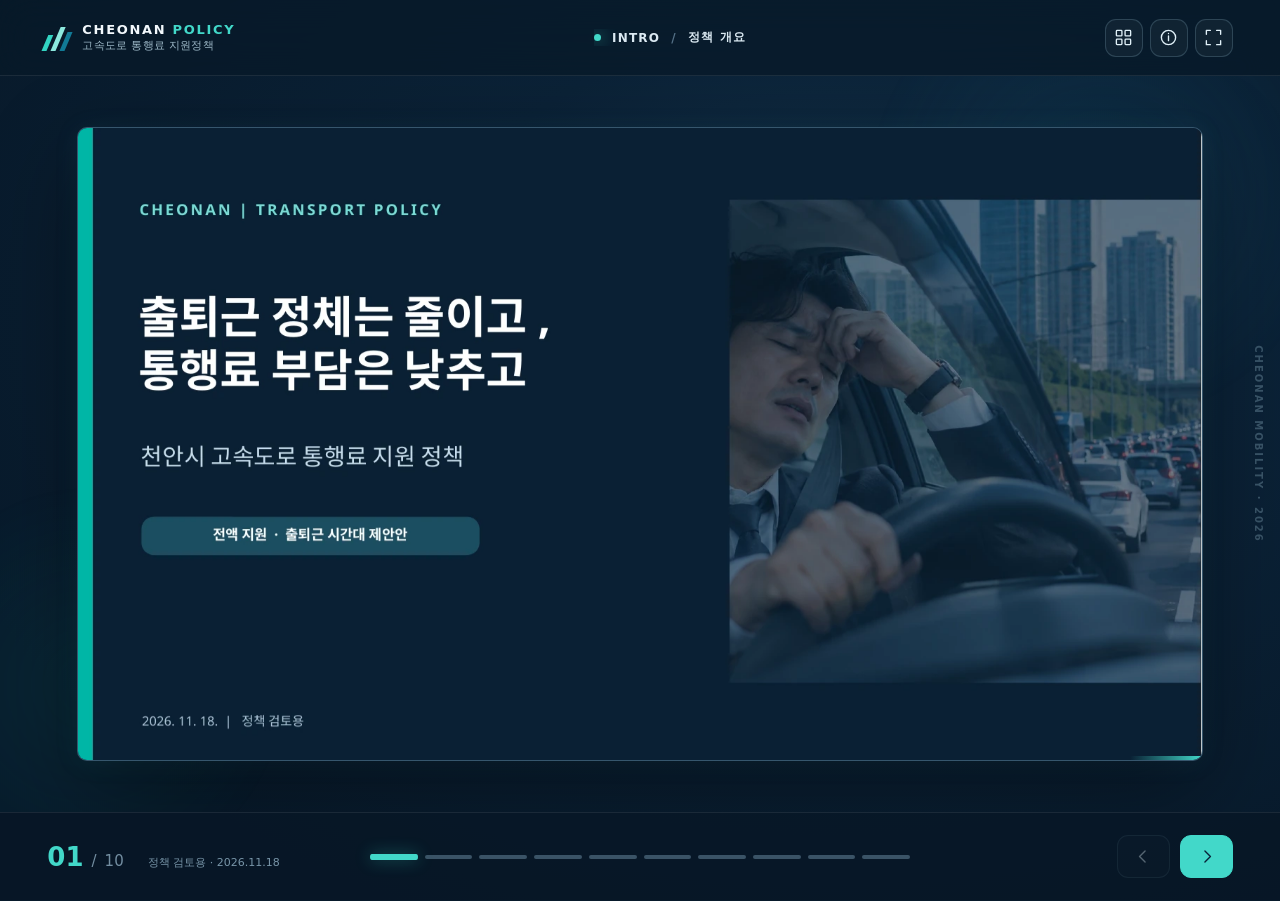
<file: 3.html>
<!doctype html>
<html lang="ko">
<head>
  <meta charset="utf-8" />
  <meta name="viewport" content="width=device-width, initial-scale=1, viewport-fit=cover" />
  <meta name="theme-color" content="#091d31" />
  <meta name="description" content="천안시 고속도로 통행료 지원정책 — 10장 인터랙티브 웹 프레젠테이션" />
  <title>천안시 고속도로 통행료 지원정책 | 웹 프레젠테이션</title>
  <link rel="preload" href="assets/slide-01.webp" as="image" type="image/webp" />
  <link rel="stylesheet" href="styles.css" />
  <script src="app.js" defer></script>
</head>
<body>
  <div class="app" id="app">
    <header class="topbar" aria-label="프레젠테이션 상단 내비게이션">
      <a class="brand" href="#slide=1" id="brandLink" aria-label="첫 슬라이드로">
        <span class="brand-mark" aria-hidden="true"><span></span><span></span><span></span></span>
        <span class="brand-text"><strong>CHEONAN <span>POLICY</span></strong><small>고속도로 통행료 지원정책</small></span>
      </a>
      <div class="top-center"><span class="live-dot"></span><span id="sectionLabel">INTRO</span><span class="separator">/</span><span id="slideName">정책 개요</span></div>
      <div class="top-actions">
        <button class="icon-button" id="overviewBtn" aria-label="전체 슬라이드 보기" title="전체 슬라이드 보기 (G)">
          <svg viewBox="0 0 24 24" aria-hidden="true"><rect x="3" y="3" width="7" height="7" rx="1"/><rect x="14" y="3" width="7" height="7" rx="1"/><rect x="3" y="14" width="7" height="7" rx="1"/><rect x="14" y="14" width="7" height="7" rx="1"/></svg>
        </button>
        <button class="icon-button" id="infoBtn" aria-label="슬라이드 내용과 출처 보기" title="슬라이드 내용과 출처 (I)">
          <svg viewBox="0 0 24 24" aria-hidden="true"><circle cx="12" cy="12" r="9"/><path d="M12 10v6M12 7h.01"/></svg>
        </button>
        <button class="icon-button" id="fullscreenBtn" aria-label="전체 화면" title="전체 화면 (F)">
          <svg viewBox="0 0 24 24" aria-hidden="true"><path d="M8 3H3v5M16 3h5v5M3 16v5h5M21 16v5h-5"/></svg>
        </button>
      </div>
    </header>

    <main id="presentation" class="presentation" aria-label="정책 프레젠테이션">
      <div class="ambient ambient-one" aria-hidden="true"></div>
      <div class="ambient ambient-two" aria-hidden="true"></div>
      <div class="stage-wrap">
        <div class="slide-frame" id="slideFrame" tabindex="0" aria-label="슬라이드 화면. 방향키 또는 화면 스와이프로 이동">
          <div class="slide-stack" id="slideStack">
            <img class="slide-image is-current" src="assets/slide-01.webp" alt="슬라이드 1: 천안시 고속도로 통행료 지원정책 표지" draggable="false" fetchpriority="high" />
          </div>
          <span class="corner-accent" aria-hidden="true"></span>
        </div>
      </div>
      <div class="side-label" aria-hidden="true">CHEONAN MOBILITY · 2026</div>
    </main>

    <footer class="bottombar" aria-label="슬라이드 이동 컨트롤">
      <div class="footer-status"><span class="count-current" id="currentNumber">01</span><span class="count-divider">/</span><span class="count-total">10</span><span class="status-text">정책 검토용 · 2026.11.18</span></div>
      <div class="timeline" role="group" aria-label="슬라이드 바로 이동" id="timeline"></div>
      <div class="footer-controls"><button id="prevBtn" class="nav-button" aria-label="이전 슬라이드" title="이전 슬라이드 (←)"><svg viewBox="0 0 24 24" aria-hidden="true"><path d="m14 5-7 7 7 7"/></svg></button><button id="nextBtn" class="nav-button next" aria-label="다음 슬라이드" title="다음 슬라이드 (→)"><svg viewBox="0 0 24 24" aria-hidden="true"><path d="m10 5 7 7-7 7"/></svg></button></div>
    </footer>
  </div>

  <div class="modal" id="overviewModal" role="dialog" aria-modal="true" aria-labelledby="overviewTitle" aria-hidden="true">
    <div class="modal-backdrop" data-dismiss="overview"></div>
    <div class="modal-shell overview-shell">
      <div class="modal-heading"><div><span class="eyebrow">SLIDE OVERVIEW</span><h2 id="overviewTitle">전체 슬라이드</h2><p>원하는 슬라이드를 선택하세요.</p></div><button class="close-button" data-dismiss="overview" aria-label="닫기">×</button></div>
      <div class="overview-grid" id="overviewGrid"></div>
    </div>
  </div>

  <div class="modal" id="infoModal" role="dialog" aria-modal="true" aria-labelledby="infoTitle" aria-hidden="true">
    <div class="modal-backdrop" data-dismiss="info"></div>
    <div class="modal-shell info-shell">
      <div class="modal-heading"><div><span class="eyebrow">PRESENTER NOTES</span><h2 id="infoTitle">슬라이드 정보</h2><p id="infoSubtitle"></p></div><button class="close-button" data-dismiss="info" aria-label="닫기">×</button></div>
      <div class="info-body"><div class="info-label">핵심 내용</div><p id="infoSummary"></p><div class="info-label">출처 / 유의사항</div><div id="infoSources" class="source-list"></div><p class="info-notice">이 발표자료는 정책 검토용입니다. 전액 지원과 적용 시간 등 제안 조건은 시행 확정 내용이 아닙니다.</p></div>
    </div>
  </div>
  <div class="sr-only" aria-live="polite" aria-atomic="true" id="announcer"></div>
</body>
</html>
</file>
<file: styles.css>
:root{color-scheme:dark;--bg:#081a2b;--panel:#102b42;--accent:#42d8c9;--white:#f2f8fc;--muted:#9db8c7;--line:#284457;--bar-h:76px;--bottom-h:88px;font-family: 'Pretendard','Noto Sans KR','Malgun Gothic',system-ui,-apple-system,sans-serif}
*{box-sizing:border-box}html,body{padding:0;margin:0;min-height:100%;background:var(--bg);color:var(--white)}body{overscroll-behavior:none}button,a{-webkit-tap-highlight-color:transparent}button{font:inherit}button:focus-visible,a:focus-visible,.slide-frame:focus-visible{outline:3px solid var(--accent);outline-offset:4px}.app{min-height:100vh;min-height:100dvh;display:flex;flex-direction:column;position:relative;overflow:hidden;background:radial-gradient(ellipse at 65% 35%,#13334c 0%,#0b2237 35%,#081a2b 80%)}.topbar{height:var(--bar-h);min-height:var(--bar-h);padding:0 clamp(18px,3.7vw,65px);display:flex;align-items:center;justify-content:space-between;gap:18px;border-bottom:1px solid rgba(255,255,255,.08);background:rgba(7,25,41,.73);backdrop-filter:blur(18px);z-index:10}.brand{display:flex;align-items:center;gap:12px;color:inherit;text-decoration:none;min-width:0}.brand-mark{display:flex;gap:4px;align-items:flex-end;height:26px;transform:skew(-23deg)}.brand-mark span{width:5px;height:16px;background:#32d4c2;display:block}.brand-mark span:nth-child(2){height:24px;background:#8ce9de}.brand-mark span:nth-child(3){height:19px;background:#117a96}.brand-text{display:flex;flex-direction:column;gap:1px}.brand-text strong{font-size:13px;letter-spacing:.13em;white-space:nowrap}.brand-text strong span{color:var(--accent)}.brand-text small{font-size:11px;color:var(--muted);letter-spacing:.025em}.top-center{display:flex;align-items:center;gap:11px;color:#dbe9f2;font-size:12px;letter-spacing:.1em;font-weight:650;overflow:hidden;text-overflow:ellipsis;white-space:nowrap}.top-center .separator{color:#547086}.live-dot{height:7px;width:7px;background:var(--accent);border-radius:50%;box-shadow:0 0 16px var(--accent);flex:none}.top-actions{display:flex;gap:7px}.icon-button,.nav-button,.close-button{border:1px solid rgba(151,197,218,.21);color:#e0f0f8;background:rgba(255,255,255,.04);display:grid;place-items:center;cursor:pointer;transition:background .2s,transform .2s,border-color .2s}.icon-button:hover,.nav-button:hover:not(:disabled),.close-button:hover{background:rgba(66,216,201,.14);border-color:rgba(66,216,201,.6);transform:translateY(-1px)}.icon-button{width:38px;height:38px;border-radius:11px}.icon-button svg,.nav-button svg{width:19px;height:19px;fill:none;stroke:currentColor;stroke-width:1.7;stroke-linecap:round;stroke-linejoin:round}.presentation{flex:1;min-height:0;display:flex;align-items:center;justify-content:center;position:relative;padding:clamp(18px,3vh,36px) clamp(20px,6vw,100px);overflow:hidden}.ambient{pointer-events:none;position:absolute;border-radius:50%;filter:blur(6px)}.ambient-one{width:38vw;height:38vw;min-width:370px;min-height:370px;background:radial-gradient(circle,rgba(31,115,148,.17),transparent 68%);right:-5vw;top:-14vh}.ambient-two{width:34vw;height:34vw;min-width:300px;min-height:300px;background:radial-gradient(circle,rgba(16,180,165,.09),transparent 65%);left:-10vw;bottom:-10vh}.stage-wrap{width:min(100%,calc((100dvh - var(--bar-h) - var(--bottom-h) - 60px)*16/9),1420px);position:relative;z-index:1}.slide-frame{width:100%;aspect-ratio:16/9;overflow:hidden;position:relative;background:#122a40;border:1px solid rgba(151,204,229,.27);border-radius:10px;box-shadow:0 30px 90px rgba(0,0,0,.37),0 2px 24px rgba(54,154,174,.1);touch-action:pan-y;outline:none}.slide-stack,.slide-image{position:absolute;inset:0;width:100%;height:100%}.slide-image{object-fit:fill;user-select:none;opacity:0;transform:translateX(45px) scale(.985);filter:blur(5px);transition:transform .62s cubic-bezier(.16,1,.3,1),opacity .5s ease,filter .55s ease;will-change:transform,opacity}.slide-image.is-current{opacity:1;transform:translateX(0) scale(1);filter:blur(0);z-index:2}.slide-image.is-exiting-left{opacity:0;transform:translateX(-60px) scale(.98);filter:blur(5px);z-index:1}.slide-image.is-exiting-right{opacity:0;transform:translateX(60px) scale(.98);filter:blur(5px);z-index:1}.slide-image.enter-from-left{transform:translateX(-50px) scale(.985)}.corner-accent{position:absolute;right:0;bottom:0;width:72px;height:4px;background:linear-gradient(90deg,transparent,var(--accent));z-index:4}.side-label{position:absolute;right:16px;top:50%;writing-mode:vertical-rl;transform:translateY(-50%);color:rgba(154,191,208,.33);letter-spacing:.2em;font-size:10px;font-weight:700}.bottombar{height:var(--bottom-h);min-height:var(--bottom-h);padding:0 clamp(18px,3.7vw,65px);display:grid;grid-template-columns:1fr minmax(210px,540px) 1fr;align-items:center;gap:36px;border-top:1px solid rgba(255,255,255,.08);background:rgba(6,22,36,.68);z-index:10}.footer-status{display:flex;gap:8px;align-items:baseline;white-space:nowrap}.count-current{color:var(--accent);font-weight:750;font-size:26px;font-variant-numeric:tabular-nums}.count-divider,.count-total{color:#738ea1;font-size:15px}.status-text{margin-left:16px;color:#7895a8;font-size:11px}.timeline{display:flex;gap:7px;align-items:center}.timeline button{padding:12px 0;flex:1;border:0;cursor:pointer;background:transparent;min-width:0}.timeline button::after{content:'';height:4px;border-radius:12px;background:#3a5366;display:block;transition:background .2s,transform .2s}.timeline button.is-active::after{background:var(--accent);box-shadow:0 0 13px #2ab8ab77;transform:scaleY(1.5)}.timeline button.is-past::after{background:#1a94a6}.timeline button:hover::after{background:#9aece2}.footer-controls{display:flex;justify-content:flex-end;gap:10px}.nav-button{height:43px;width:53px;border-radius:11px}.nav-button.next{background:var(--accent);border-color:var(--accent);color:#082338}.nav-button:disabled{opacity:.36;cursor:not-allowed;transform:none}.modal{position:fixed;inset:0;z-index:50;display:none;align-items:center;justify-content:center;padding:24px}.modal.is-open{display:flex}.modal-backdrop{position:absolute;inset:0;background:rgba(3,13,23,.82);backdrop-filter:blur(12px)}.modal-shell{position:relative;width:min(100%,1100px);max-height:min(88vh,850px);overflow:auto;border-radius:20px;background:#0e293e;border:1px solid #35536a;box-shadow:0 36px 100px #0009;padding:30px}.modal-heading{display:flex;justify-content:space-between;gap:20px;align-items:flex-start;margin-bottom:25px}.eyebrow{color:var(--accent);font-size:11px;letter-spacing:.22em;font-weight:800}.modal-heading h2{margin:8px 0 6px;font-size:28px}.modal-heading p{margin:0;color:var(--muted);font-size:13px}.close-button{width:38px;height:38px;font-size:26px;border-radius:10px}.overview-grid{display:grid;grid-template-columns:repeat(3,minmax(0,1fr));gap:18px}.overview-tile{border:1px solid #314d61;border-radius:12px;background:#142f44;padding:9px;color:inherit;text-align:left;cursor:pointer;transition:transform .22s,border-color .22s,box-shadow .22s}.overview-tile:hover{transform:translateY(-4px);border-color:var(--accent);box-shadow:0 10px 23px #0003}.overview-tile.is-selected{border-color:var(--accent)}.overview-tile img{width:100%;aspect-ratio:16/9;object-fit:cover;border-radius:6px;display:block}.overview-caption{display:flex;align-items:center;gap:9px;margin:10px 4px 3px;color:#d6e9f2;font-size:12px}.overview-caption b{color:var(--accent);font-size:13px}.info-shell{max-width:640px}.info-body{color:#d9e7ef;line-height:1.8;font-size:16px}.info-label{text-transform:uppercase;letter-spacing:.13em;font-size:11px;color:var(--accent);font-weight:800;margin-top:22px}.info-body p{margin:8px 0 14px}.source-list{margin-top:9px;color:#b0cad8;font-size:13px;word-break:break-word}.source-list a{color:#6adfd1;text-underline-offset:3px}.source-list p{margin:7px 0}.info-notice{background:rgba(255,190,104,.09);border-left:3px solid #ffbd6b;padding:14px;border-radius:5px;color:#ffe0b6;font-size:13px}.sr-only{position:absolute;width:1px;height:1px;overflow:hidden;clip:rect(0,0,0,0);white-space:nowrap}
@media(max-width:980px){.top-center{display:none}.bottombar{gap:22px;grid-template-columns:auto 1fr auto}.status-text{display:none}.side-label{display:none}.presentation{padding:18px 24px}.stage-wrap{width:min(100%,calc((100dvh - var(--bar-h) - var(--bottom-h) - 36px)*16/9))}}
@media(max-width:600px){:root{--bar-h:64px;--bottom-h:78px}.topbar{padding:0 16px}.brand-mark{transform:scale(.8) skew(-23deg);transform-origin:left}.brand{gap:6px}.brand-text strong{font-size:11px}.brand-text small{font-size:9px}.icon-button{width:33px;height:33px}.top-actions{gap:5px}.presentation{padding:16px 10px}.slide-frame{border-radius:5px}.bottombar{padding:0 14px;gap:11px}.count-current{font-size:23px}.timeline{gap:4px}.timeline button::after{height:3px}.footer-controls{gap:5px}.nav-button{width:35px;height:39px}.modal{padding:12px}.modal-shell{padding:18px;border-radius:14px}.overview-grid{grid-template-columns:repeat(2,minmax(0,1fr));gap:9px}.overview-caption{font-size:11px;gap:6px}.modal-heading h2{font-size:23px}}
@media(max-height:510px){:root{--bar-h:54px;--bottom-h:58px}.brand-text small{display:none}.presentation{padding:7px 16px}.bottombar{padding-top:0;padding-bottom:0}.slide-frame{border-radius:4px}.stage-wrap{width:min(100%,calc((100dvh - var(--bar-h) - var(--bottom-h) - 16px)*16/9))}.status-text{display:none}}
@media(prefers-reduced-motion:reduce){*,*::before,*::after{transition:none!important;animation:none!important;scroll-behavior:auto!important}}
@media print{.topbar,.bottombar,.modal,.side-label{display:none!important}.app,.presentation{height:auto!important;min-height:0;background:white;padding:0}.stage-wrap{width:100%}.slide-frame{border:0;box-shadow:none;border-radius:0}}
</file>
